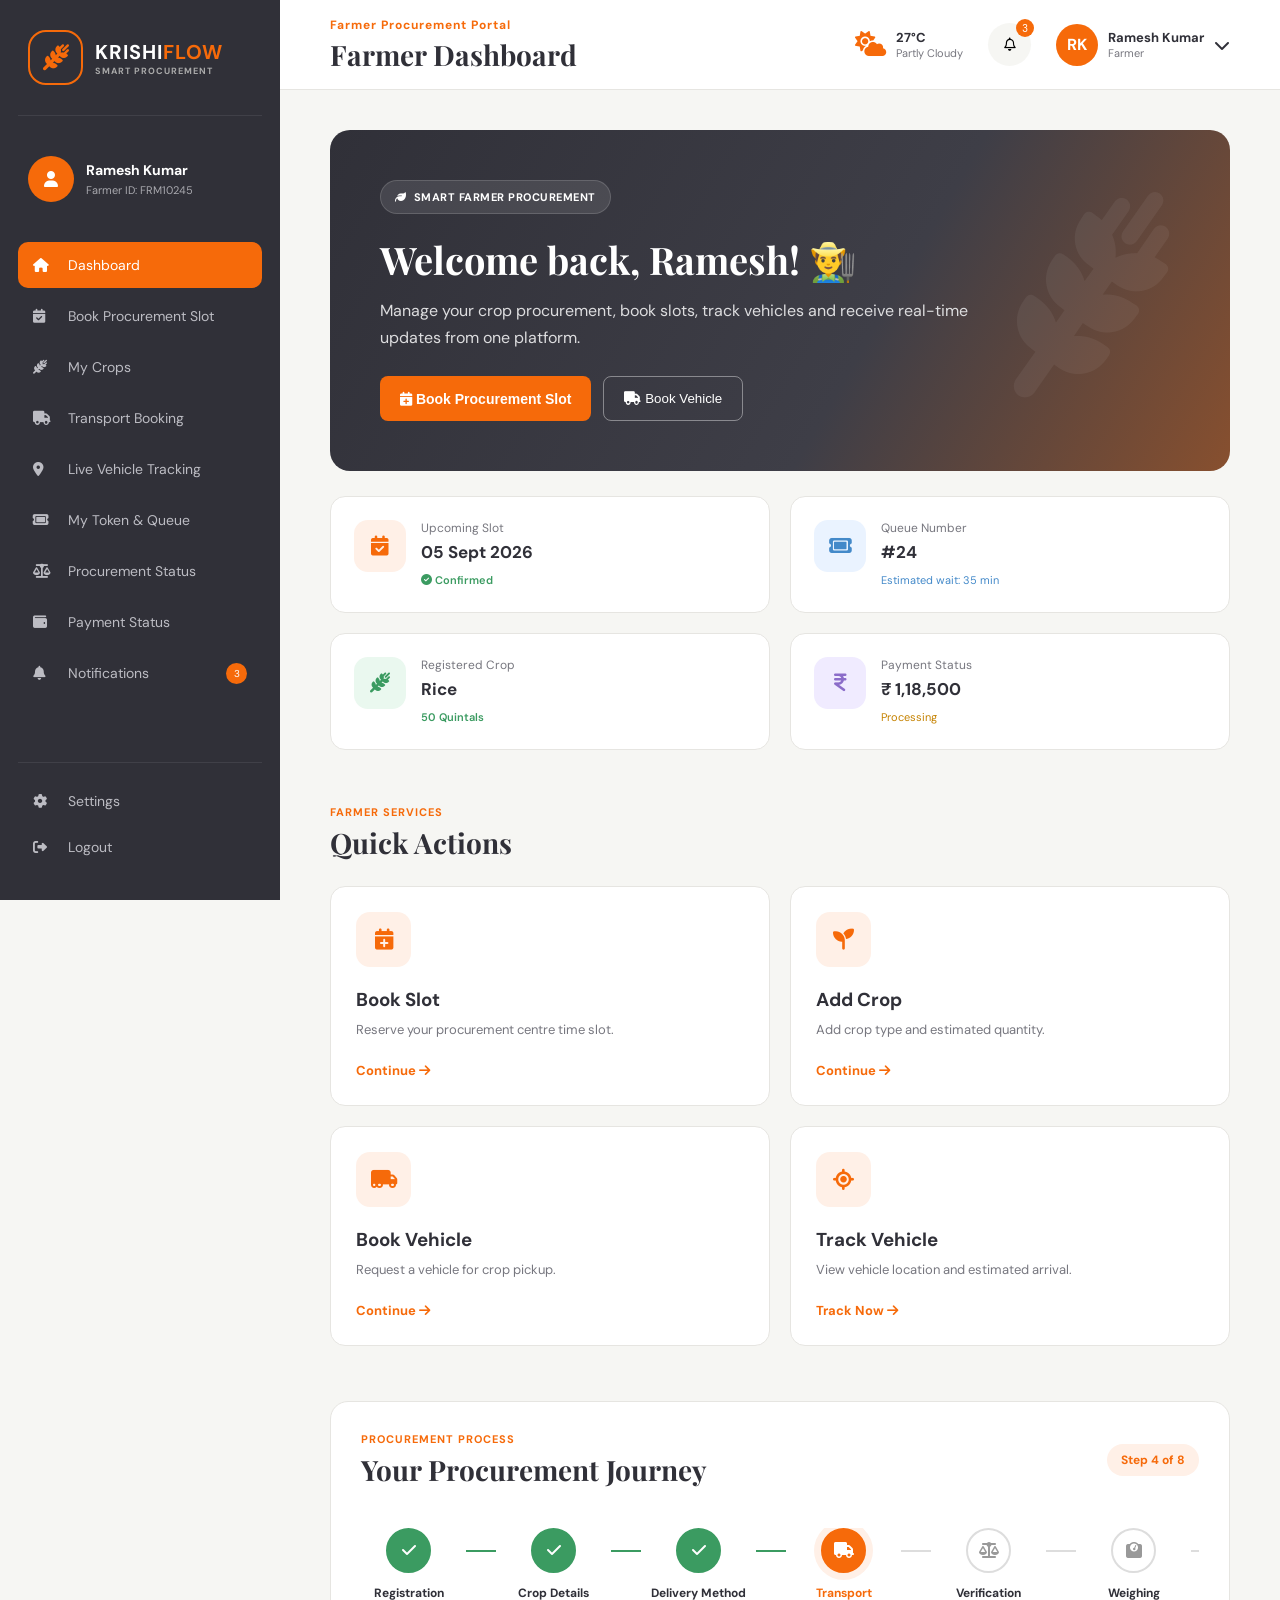
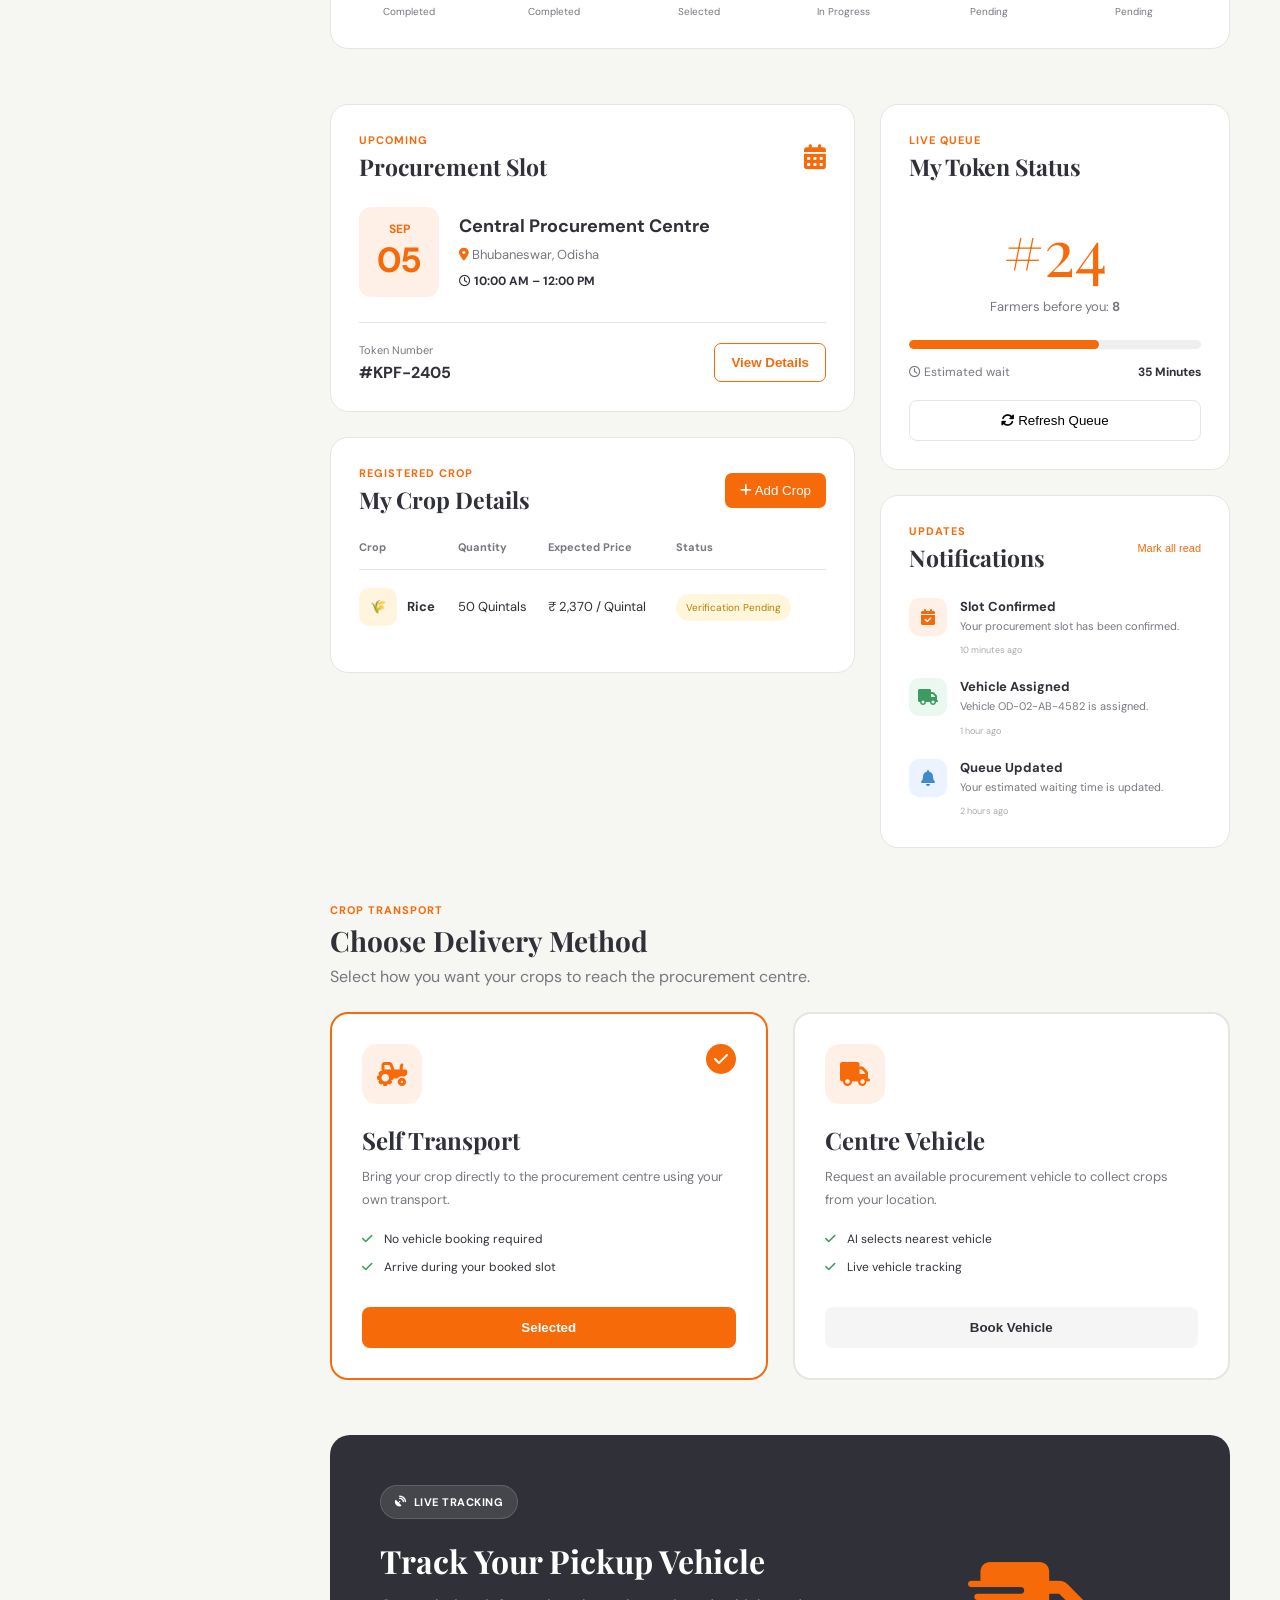
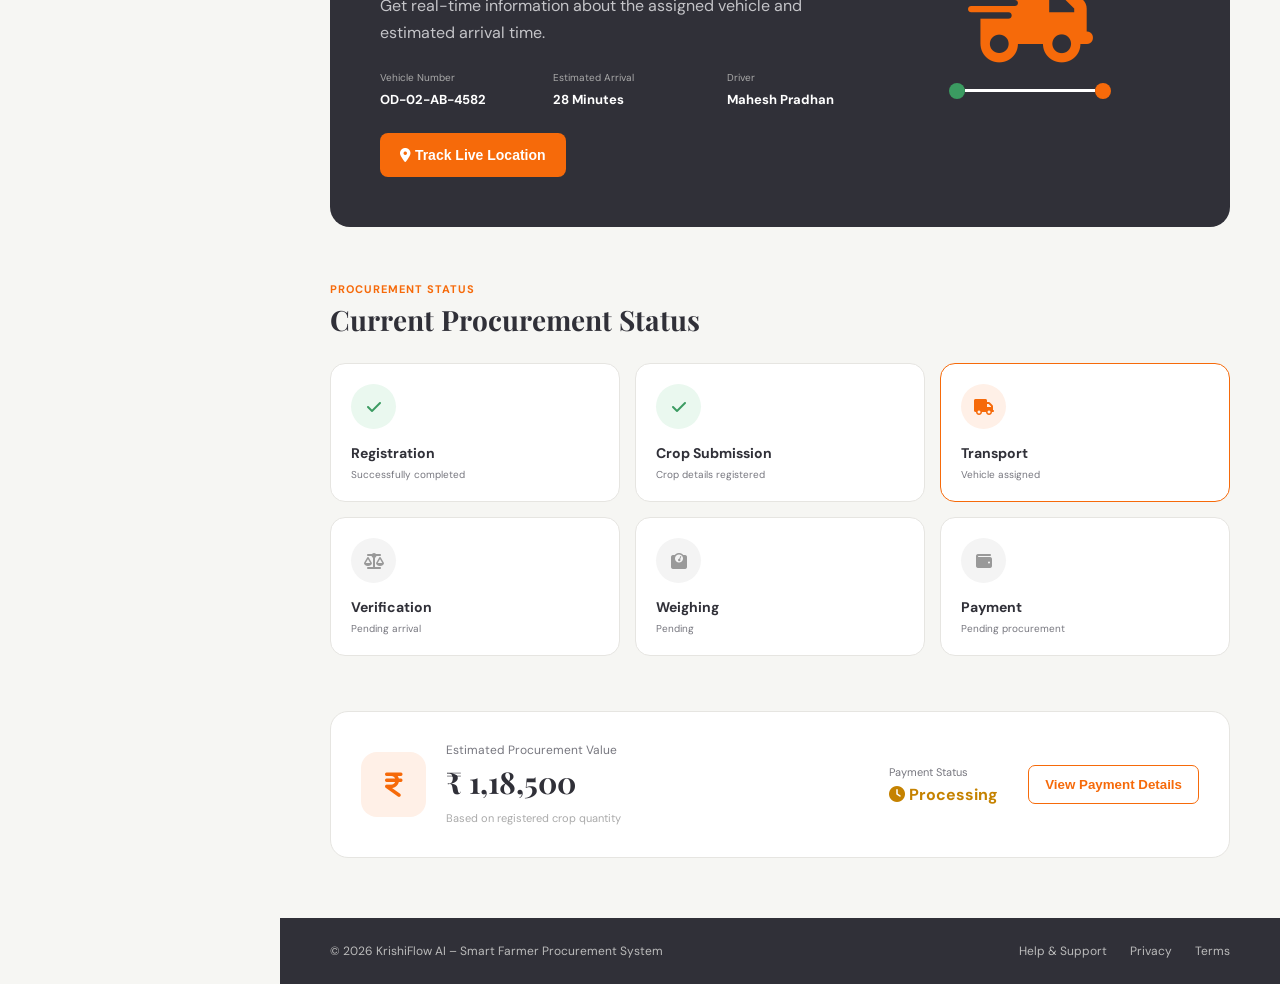
<file: farmer-dashboard/dashboard.html>
<!DOCTYPE html>
<html lang="en">
<head>
    <meta charset="UTF-8">
    <meta name="viewport" content="width=device-width, initial-scale=1.0">

    <title>KrishiFlow AI | Farmer Dashboard</title>

    <link rel="stylesheet" href="dashboard.css">
    <link rel="stylesheet" href="sidebar.css">

    <!-- Font Awesome Icons -->
    <link rel="stylesheet"
        href="https://cdnjs.cloudflare.com/ajax/libs/font-awesome/6.5.1/css/all.min.css">

    <!-- Google Font -->
    <link rel="preconnect" href="https://fonts.googleapis.com">

    <link rel="preconnect"
        href="https://fonts.gstatic.com"
        crossorigin>

    <link href="https://fonts.googleapis.com/css2?family=DM+Sans:wght@400;500;600;700&family=Playfair+Display:wght@600;700&display=swap"
        rel="stylesheet">
</head>


<body>


<!-- =========================
     MOBILE OVERLAY
========================= -->

<div class="overlay" id="overlay"></div>


<!-- =========================
     SIDEBAR
========================= -->

<aside class="sidebar" id="sidebar">


    <!-- LOGO -->

    <div class="logo">

        <div class="logo-icon">
            <i class="fa-solid fa-wheat-awn"></i>
        </div>

        <div>
            <h2>KRISHI<span>FLOW</span></h2>
            <p>SMART PROCUREMENT</p>
        </div>

    </div>


    <!-- FARMER PROFILE -->

    <div class="farmer-profile">

        <div class="profile-avatar">
            <i class="fa-solid fa-user"></i>
        </div>

        <div>
            <h4>Ramesh Kumar</h4>
            <p>Farmer ID: FRM10245</p>
        </div>

    </div>


    <!-- NAVIGATION -->

    <nav class="sidebar-menu">


        <a href="dashboard.html" class="menu-item active" data-page="dashboard">

            <i class="fa-solid fa-house"></i>

            <span>Dashboard</span>

        </a>


        <a href="#slot" class="menu-item">

            <i class="fa-solid fa-calendar-check"></i>

            <span>Book Procurement Slot</span>

        </a>


        <a href="#crops" class="menu-item">

            <i class="fa-solid fa-wheat-awn"></i>

            <span>My Crops</span>

        </a>


        <a href="#transport" class="menu-item">

            <i class="fa-solid fa-truck"></i>

            <span>Transport Booking</span>

        </a>


        <a href="#tracking" class="menu-item">

            <i class="fa-solid fa-location-dot"></i>

            <span>Live Vehicle Tracking</span>

        </a>


        <a href="#queue" class="menu-item">

            <i class="fa-solid fa-ticket"></i>

            <span>My Token & Queue</span>

        </a>


        <a href="#procurement" class="menu-item">

            <i class="fa-solid fa-scale-balanced"></i>

            <span>Procurement Status</span>

        </a>


        <a href="#payment" class="menu-item">

            <i class="fa-solid fa-wallet"></i>

            <span>Payment Status</span>

        </a>


        <a href="#notifications" class="menu-item">

            <i class="fa-solid fa-bell"></i>

            <span>Notifications</span>

            <span class="notification-count">3</span>

        </a>


    </nav>


    <!-- SIDEBAR BOTTOM -->

    <div class="sidebar-bottom">


        <a href="f-setting.html" class="menu-item">

            <i class="fa-solid fa-gear"></i>

            <span>Settings</span>

        </a>


        <a href="../farmer-login/f-login.html" class="menu-item logout">

            <i class="fa-solid fa-right-from-bracket"></i>

            <span>Logout</span>

        </a>


    </div>


</aside>



<!-- =========================
     MAIN CONTENT
========================= -->

<main class="main-content">


    <!-- =====================
         TOP NAVBAR
    ====================== -->

    <header class="topbar">


        <div class="topbar-left">

            <button class="mobile-menu-btn" id="menuBtn">

                <i class="fa-solid fa-bars"></i>

            </button>


            <div>

                <p class="welcome-small">Farmer Procurement Portal</p>

                <h1>Farmer Dashboard</h1>

            </div>

        </div>


        <div class="topbar-right">


            <div class="weather">

                <i class="fa-solid fa-cloud-sun"></i>

                <div>

                    <strong>27°C</strong>

                    <span>Partly Cloudy</span>

                </div>

            </div>


            <button class="notification-btn">

                <i class="fa-regular fa-bell"></i>

                <span>3</span>

            </button>


            <div class="top-profile">

                <div class="top-avatar">
                    RK
                </div>

                <div class="profile-name">

                    <strong>Ramesh Kumar</strong>

                    <small>Farmer</small>

                </div>

                <i class="fa-solid fa-chevron-down"></i>

            </div>


        </div>


    </header>



    <!-- =====================
         DASHBOARD CONTENT
    ====================== -->

    <div class="dashboard-container">


        <!-- WELCOME SECTION -->

        <section class="welcome-banner">


            <div class="welcome-content">

                <span class="badge">

                    <i class="fa-solid fa-leaf"></i>

                    SMART FARMER PROCUREMENT

                </span>


                <h2>
                    Welcome back, Ramesh! 👨‍🌾
                </h2>


                <p>

                    Manage your crop procurement, book slots,
                    track vehicles and receive real-time updates
                    from one platform.

                </p>


                <div class="welcome-buttons">

                    <button class="primary-btn"
                        onclick="scrollToSection('slot')">

                        <i class="fa-solid fa-calendar-plus"></i>

                        Book Procurement Slot

                    </button>


                    <button class="outline-btn"
                        onclick="scrollToSection('transport')">

                        <i class="fa-solid fa-truck"></i>

                        Book Vehicle

                    </button>

                </div>

            </div>


            <div class="welcome-icon">

                <i class="fa-solid fa-wheat-awn"></i>

            </div>


        </section>



        <!-- =====================
             STATUS CARDS
        ====================== -->

        <section class="stats-grid">


            <!-- CARD 1 -->

            <div class="stat-card">

                <div class="stat-icon orange">

                    <i class="fa-solid fa-calendar-check"></i>

                </div>

                <div>

                    <p>Upcoming Slot</p>

                    <h3>05 Sept 2026</h3>

                    <span class="status-success">

                        <i class="fa-solid fa-circle-check"></i>

                        Confirmed

                    </span>

                </div>

            </div>



            <!-- CARD 2 -->

            <div class="stat-card">

                <div class="stat-icon blue">

                    <i class="fa-solid fa-ticket"></i>

                </div>

                <div>

                    <p>Queue Number</p>

                    <h3>#24</h3>

                    <span class="status-info">

                        Estimated wait: 35 min

                    </span>

                </div>

            </div>



            <!-- CARD 3 -->

            <div class="stat-card">

                <div class="stat-icon green">

                    <i class="fa-solid fa-wheat-awn"></i>

                </div>

                <div>

                    <p>Registered Crop</p>

                    <h3>Rice</h3>

                    <span class="status-success">

                        50 Quintals

                    </span>

                </div>

            </div>



            <!-- CARD 4 -->

            <div class="stat-card">

                <div class="stat-icon purple">

                    <i class="fa-solid fa-indian-rupee-sign"></i>

                </div>

                <div>

                    <p>Payment Status</p>

                    <h3>₹ 1,18,500</h3>

                    <span class="status-warning">

                        Processing

                    </span>

                </div>

            </div>


        </section>



        <!-- =====================
             QUICK ACTIONS
        ====================== -->

        <section class="section-block">

            <div class="section-heading">

                <div>

                    <p class="section-label">
                        FARMER SERVICES
                    </p>

                    <h2>Quick Actions</h2>

                </div>

            </div>


            <div class="quick-actions-grid">


                <div class="quick-card"
                    onclick="scrollToSection('slot')">

                    <div class="quick-icon">

                        <i class="fa-solid fa-calendar-plus"></i>

                    </div>

                    <h3>Book Slot</h3>

                    <p>
                        Reserve your procurement centre time slot.
                    </p>

                    <span>
                        Continue
                        <i class="fa-solid fa-arrow-right"></i>
                    </span>

                </div>



                <div class="quick-card"
                    onclick="scrollToSection('crops')">

                    <div class="quick-icon">

                        <i class="fa-solid fa-seedling"></i>

                    </div>

                    <h3>Add Crop</h3>

                    <p>
                        Add crop type and estimated quantity.
                    </p>

                    <span>
                        Continue
                        <i class="fa-solid fa-arrow-right"></i>
                    </span>

                </div>



                <div class="quick-card"
                    onclick="scrollToSection('transport')">

                    <div class="quick-icon">

                        <i class="fa-solid fa-truck-moving"></i>

                    </div>

                    <h3>Book Vehicle</h3>

                    <p>
                        Request a vehicle for crop pickup.
                    </p>

                    <span>
                        Continue
                        <i class="fa-solid fa-arrow-right"></i>
                    </span>

                </div>



                <div class="quick-card"
                    onclick="scrollToSection('tracking')">

                    <div class="quick-icon">

                        <i class="fa-solid fa-location-crosshairs"></i>

                    </div>

                    <h3>Track Vehicle</h3>

                    <p>
                        View vehicle location and estimated arrival.
                    </p>

                    <span>
                        Track Now
                        <i class="fa-solid fa-arrow-right"></i>
                    </span>

                </div>


            </div>

        </section>



        <!-- =====================
             PROCUREMENT JOURNEY
        ====================== -->

        <section class="section-block journey-section">


            <div class="section-heading">

                <div>

                    <p class="section-label">
                        PROCUREMENT PROCESS
                    </p>

                    <h2>Your Procurement Journey</h2>

                </div>

                <span class="process-badge">

                    Step 4 of 8

                </span>

            </div>



            <div class="journey-container">


                <div class="journey-step completed">

                    <div class="journey-circle">

                        <i class="fa-solid fa-check"></i>

                    </div>

                    <h4>Registration</h4>

                    <p>Completed</p>

                </div>


                <div class="journey-line completed-line"></div>


                <div class="journey-step completed">

                    <div class="journey-circle">

                        <i class="fa-solid fa-check"></i>

                    </div>

                    <h4>Crop Details</h4>

                    <p>Completed</p>

                </div>


                <div class="journey-line completed-line"></div>


                <div class="journey-step completed">

                    <div class="journey-circle">

                        <i class="fa-solid fa-check"></i>

                    </div>

                    <h4>Delivery Method</h4>

                    <p>Selected</p>

                </div>


                <div class="journey-line completed-line"></div>


                <div class="journey-step active-step">

                    <div class="journey-circle">

                        <i class="fa-solid fa-truck"></i>

                    </div>

                    <h4>Transport</h4>

                    <p>In Progress</p>

                </div>


                <div class="journey-line"></div>


                <div class="journey-step">

                    <div class="journey-circle">

                        <i class="fa-solid fa-scale-balanced"></i>

                    </div>

                    <h4>Verification</h4>

                    <p>Pending</p>

                </div>


                <div class="journey-line"></div>


                <div class="journey-step">

                    <div class="journey-circle">

                        <i class="fa-solid fa-weight-scale"></i>

                    </div>

                    <h4>Weighing</h4>

                    <p>Pending</p>

                </div>


                <div class="journey-line"></div>


                <div class="journey-step">

                    <div class="journey-circle">

                        <i class="fa-solid fa-box"></i>

                    </div>

                    <h4>Procurement</h4>

                    <p>Pending</p>

                </div>


                <div class="journey-line"></div>


                <div class="journey-step">

                    <div class="journey-circle">

                        <i class="fa-solid fa-indian-rupee-sign"></i>

                    </div>

                    <h4>Payment</h4>

                    <p>Pending</p>

                </div>


            </div>


        </section>



        <!-- =====================
             MAIN TWO COLUMN
        ====================== -->

        <section class="two-column-layout">


            <!-- LEFT -->

            <div class="left-column">


                <!-- UPCOMING PROCUREMENT -->

                <div class="dashboard-card" id="slot">


                    <div class="card-header">

                        <div>

                            <p class="section-label">
                                UPCOMING
                            </p>

                            <h2>Procurement Slot</h2>

                        </div>

                        <i class="fa-solid fa-calendar-days card-header-icon"></i>

                    </div>


                    <div class="slot-info">


                        <div class="slot-date">

                            <span>SEP</span>

                            <strong>05</strong>

                        </div>


                        <div class="slot-details">

                            <h3>
                                Central Procurement Centre
                            </h3>

                            <p>

                                <i class="fa-solid fa-location-dot"></i>

                                Bhubaneswar, Odisha

                            </p>


                            <div class="slot-time">

                                <i class="fa-regular fa-clock"></i>

                                10:00 AM – 12:00 PM

                            </div>

                        </div>


                    </div>


                    <div class="slot-footer">

                        <div>

                            <span>Token Number</span>

                            <strong>#KPF-2405</strong>

                        </div>


                        <button class="secondary-btn"
                            onclick="showMessage('Slot details opened successfully!')">

                            View Details

                        </button>

                    </div>


                </div>



                <!-- CROP DETAILS -->

                <div class="dashboard-card" id="crops">


                    <div class="card-header">

                        <div>

                            <p class="section-label">
                                REGISTERED CROP
                            </p>

                            <h2>My Crop Details</h2>

                        </div>


                        <button class="small-orange-btn"
                            onclick="showCropForm()">

                            <i class="fa-solid fa-plus"></i>

                            Add Crop

                        </button>

                    </div>


                    <div class="crop-table-wrapper">


                        <table class="crop-table">


                            <thead>

                                <tr>

                                    <th>Crop</th>

                                    <th>Quantity</th>

                                    <th>Expected Price</th>

                                    <th>Status</th>

                                </tr>

                            </thead>


                            <tbody>

                                <tr>

                                    <td>

                                        <div class="crop-name">

                                            <div class="crop-icon">
                                                🌾
                                            </div>

                                            Rice

                                        </div>

                                    </td>

                                    <td>50 Quintals</td>

                                    <td>₹ 2,370 / Quintal</td>

                                    <td>

                                        <span class="table-status pending">

                                            Verification Pending

                                        </span>

                                    </td>

                                </tr>

                            </tbody>


                        </table>


                    </div>


                </div>


            </div>



            <!-- RIGHT -->

            <div class="right-column">


                <!-- QUEUE -->

                <div class="dashboard-card" id="queue">


                    <div class="card-header">

                        <div>

                            <p class="section-label">
                                LIVE QUEUE
                            </p>

                            <h2>My Token Status</h2>

                        </div>

                    </div>


                    <div class="queue-number">

                        #24

                    </div>


                    <p class="queue-text">

                        Farmers before you:
                        <strong>8</strong>

                    </p>


                    <div class="queue-progress">

                        <div class="queue-progress-bar"></div>

                    </div>


                    <div class="queue-info-row">

                        <span>

                            <i class="fa-regular fa-clock"></i>

                            Estimated wait

                        </span>

                        <strong>35 Minutes</strong>

                    </div>


                    <button class="full-outline-btn">

                        <i class="fa-solid fa-rotate"></i>

                        Refresh Queue

                    </button>


                </div>



                <!-- NOTIFICATIONS -->

                <div class="dashboard-card" id="notifications">


                    <div class="card-header">

                        <div>

                            <p class="section-label">
                                UPDATES
                            </p>

                            <h2>Notifications</h2>

                        </div>


                        <button class="text-btn">

                            Mark all read

                        </button>

                    </div>


                    <div class="notification-list">


                        <div class="notification-item unread">

                            <div class="notification-icon orange">

                                <i class="fa-solid fa-calendar-check"></i>

                            </div>

                            <div>

                                <h4>Slot Confirmed</h4>

                                <p>

                                    Your procurement slot has been confirmed.

                                </p>

                                <small>10 minutes ago</small>

                            </div>

                        </div>



                        <div class="notification-item">

                            <div class="notification-icon green">

                                <i class="fa-solid fa-truck"></i>

                            </div>

                            <div>

                                <h4>Vehicle Assigned</h4>

                                <p>

                                    Vehicle OD-02-AB-4582 is assigned.

                                </p>

                                <small>1 hour ago</small>

                            </div>

                        </div>



                        <div class="notification-item">

                            <div class="notification-icon blue">

                                <i class="fa-solid fa-bell"></i>

                            </div>

                            <div>

                                <h4>Queue Updated</h4>

                                <p>

                                    Your estimated waiting time is updated.

                                </p>

                                <small>2 hours ago</small>

                            </div>

                        </div>


                    </div>


                </div>


            </div>


        </section>



        <!-- =====================
             TRANSPORT
        ====================== -->

        <section class="transport-section" id="transport">


            <div class="section-heading">

                <div>

                    <p class="section-label">
                        CROP TRANSPORT
                    </p>

                    <h2>Choose Delivery Method</h2>

                    <p class="section-description">

                        Select how you want your crops to reach
                        the procurement centre.

                    </p>

                </div>

            </div>



            <div class="delivery-options">


                <!-- SELF TRANSPORT -->

                <div class="delivery-card selected"
                    id="selfTransport">


                    <div class="delivery-top">

                        <div class="delivery-icon">

                            <i class="fa-solid fa-tractor"></i>

                        </div>

                        <div class="selected-check">

                            <i class="fa-solid fa-check"></i>

                        </div>

                    </div>


                    <h3>Self Transport</h3>

                    <p>

                        Bring your crop directly to the procurement
                        centre using your own transport.

                    </p>


                    <ul>

                        <li>

                            <i class="fa-solid fa-check"></i>

                            No vehicle booking required

                        </li>

                        <li>

                            <i class="fa-solid fa-check"></i>

                            Arrive during your booked slot

                        </li>

                    </ul>


                    <button class="delivery-btn"
                        onclick="selectDelivery('self')">

                        Selected

                    </button>


                </div>



                <!-- VEHICLE -->

                <div class="delivery-card"
                    id="vehicleTransport">


                    <div class="delivery-top">

                        <div class="delivery-icon">

                            <i class="fa-solid fa-truck"></i>

                        </div>

                    </div>


                    <h3>Centre Vehicle</h3>

                    <p>

                        Request an available procurement vehicle
                        to collect crops from your location.

                    </p>


                    <ul>

                        <li>

                            <i class="fa-solid fa-check"></i>

                            AI selects nearest vehicle

                        </li>

                        <li>

                            <i class="fa-solid fa-check"></i>

                            Live vehicle tracking

                        </li>

                    </ul>


                    <button class="delivery-btn light-btn"
                        onclick="selectDelivery('vehicle')">

                        Book Vehicle

                    </button>


                </div>


            </div>


        </section>



        <!-- =====================
             LIVE TRACKING
        ====================== -->

        <section class="tracking-section" id="tracking">


            <div class="tracking-card">


                <div class="tracking-content">


                    <span class="badge">

                        <i class="fa-solid fa-satellite-dish"></i>

                        LIVE TRACKING

                    </span>


                    <h2>Track Your Pickup Vehicle</h2>


                    <p>

                        Get real-time information about the
                        assigned vehicle and estimated arrival time.

                    </p>


                    <div class="tracking-details">


                        <div>

                            <span>Vehicle Number</span>

                            <strong>OD-02-AB-4582</strong>

                        </div>


                        <div>

                            <span>Estimated Arrival</span>

                            <strong>28 Minutes</strong>

                        </div>


                        <div>

                            <span>Driver</span>

                            <strong>Mahesh Pradhan</strong>

                        </div>


                    </div>


                    <button class="primary-btn"
                        onclick="showMessage('Opening live vehicle tracking...')">

                        <i class="fa-solid fa-location-dot"></i>

                        Track Live Location

                    </button>


                </div>


                <div class="tracking-visual">


                    <i class="fa-solid fa-truck-fast"></i>


                    <div class="tracking-route">

                        <span class="route-start"></span>

                        <span class="route-line"></span>

                        <span class="route-end"></span>

                    </div>


                </div>


            </div>


        </section>



        <!-- =====================
             PROCUREMENT STATUS
        ====================== -->

        <section class="section-block" id="procurement">


            <div class="section-heading">

                <div>

                    <p class="section-label">
                        PROCUREMENT STATUS
                    </p>

                    <h2>Current Procurement Status</h2>

                </div>

            </div>


            <div class="status-grid">


                <div class="status-card completed-status">

                    <div>

                        <i class="fa-solid fa-check"></i>

                    </div>

                    <h3>Registration</h3>

                    <p>Successfully completed</p>

                </div>


                <div class="status-card completed-status">

                    <div>

                        <i class="fa-solid fa-check"></i>

                    </div>

                    <h3>Crop Submission</h3>

                    <p>Crop details registered</p>

                </div>


                <div class="status-card active-status">

                    <div>

                        <i class="fa-solid fa-truck"></i>

                    </div>

                    <h3>Transport</h3>

                    <p>Vehicle assigned</p>

                </div>


                <div class="status-card">

                    <div>

                        <i class="fa-solid fa-scale-balanced"></i>

                    </div>

                    <h3>Verification</h3>

                    <p>Pending arrival</p>

                </div>


                <div class="status-card">

                    <div>

                        <i class="fa-solid fa-weight-scale"></i>

                    </div>

                    <h3>Weighing</h3>

                    <p>Pending</p>

                </div>


                <div class="status-card">

                    <div>

                        <i class="fa-solid fa-wallet"></i>

                    </div>

                    <h3>Payment</h3>

                    <p>Pending procurement</p>

                </div>


            </div>


        </section>



        <!-- =====================
             PAYMENT
        ====================== -->

        <section class="payment-card" id="payment">


            <div class="payment-left">


                <div class="payment-icon">

                    <i class="fa-solid fa-indian-rupee-sign"></i>

                </div>


                <div>

                    <p>Estimated Procurement Value</p>

                    <h2>₹ 1,18,500</h2>

                    <span>

                        Based on registered crop quantity

                    </span>

                </div>


            </div>


            <div class="payment-right">


                <div>

                    <span>Payment Status</span>

                    <strong class="processing">

                        <i class="fa-solid fa-clock"></i>

                        Processing

                    </strong>

                </div>


                <button class="secondary-btn"
                    onclick="showMessage('Payment details opened!')">

                    View Payment Details

                </button>


            </div>


        </section>


    </div>


    <!-- FOOTER -->

    <footer class="dashboard-footer">

        <div>

            © 2026 KrishiFlow AI – Smart Farmer Procurement System

        </div>

        <div>

            <a href="#">Help & Support</a>

            <a href="#">Privacy</a>

            <a href="#">Terms</a>

        </div>

    </footer>


</main>



<!-- =========================
     TOAST MESSAGE
========================= -->

<div class="toast" id="toast">

    <i class="fa-solid fa-circle-check"></i>

    <span id="toastMessage">
        Action completed successfully!
    </span>

</div>



<!-- =========================
     ADD CROP MODAL
========================= -->

<div class="modal" id="cropModal">


    <div class="modal-box">


        <button class="close-modal"
            onclick="closeCropForm()">

            <i class="fa-solid fa-xmark"></i>

        </button>


        <h2>Add Crop Details</h2>

        <p>
            Enter your crop information for procurement.
        </p>


        <form id="cropForm">


            <div class="form-group">

                <label>Crop Name</label>

                <select id="cropName">

                    <option>Rice</option>

                    <option>Wheat</option>

                    <option>Maize</option>

                    <option>Millet</option>

                </select>

            </div>


            <div class="form-group">

                <label>Quantity (Quintals)</label>

                <input
                    type="number"
                    id="cropQuantity"
                    placeholder="Enter quantity"
                    required>

            </div>


            <div class="form-group">

                <label>Expected Procurement Centre</label>

                <input
                    type="text"
                    placeholder="Enter procurement centre"
                    required>

            </div>


            <button type="submit"
                class="primary-btn modal-submit">

                Submit Crop Details

            </button>


        </form>


    </div>


</div>


<script src="dashboard.js"></script>


</body>
</html>
</file>
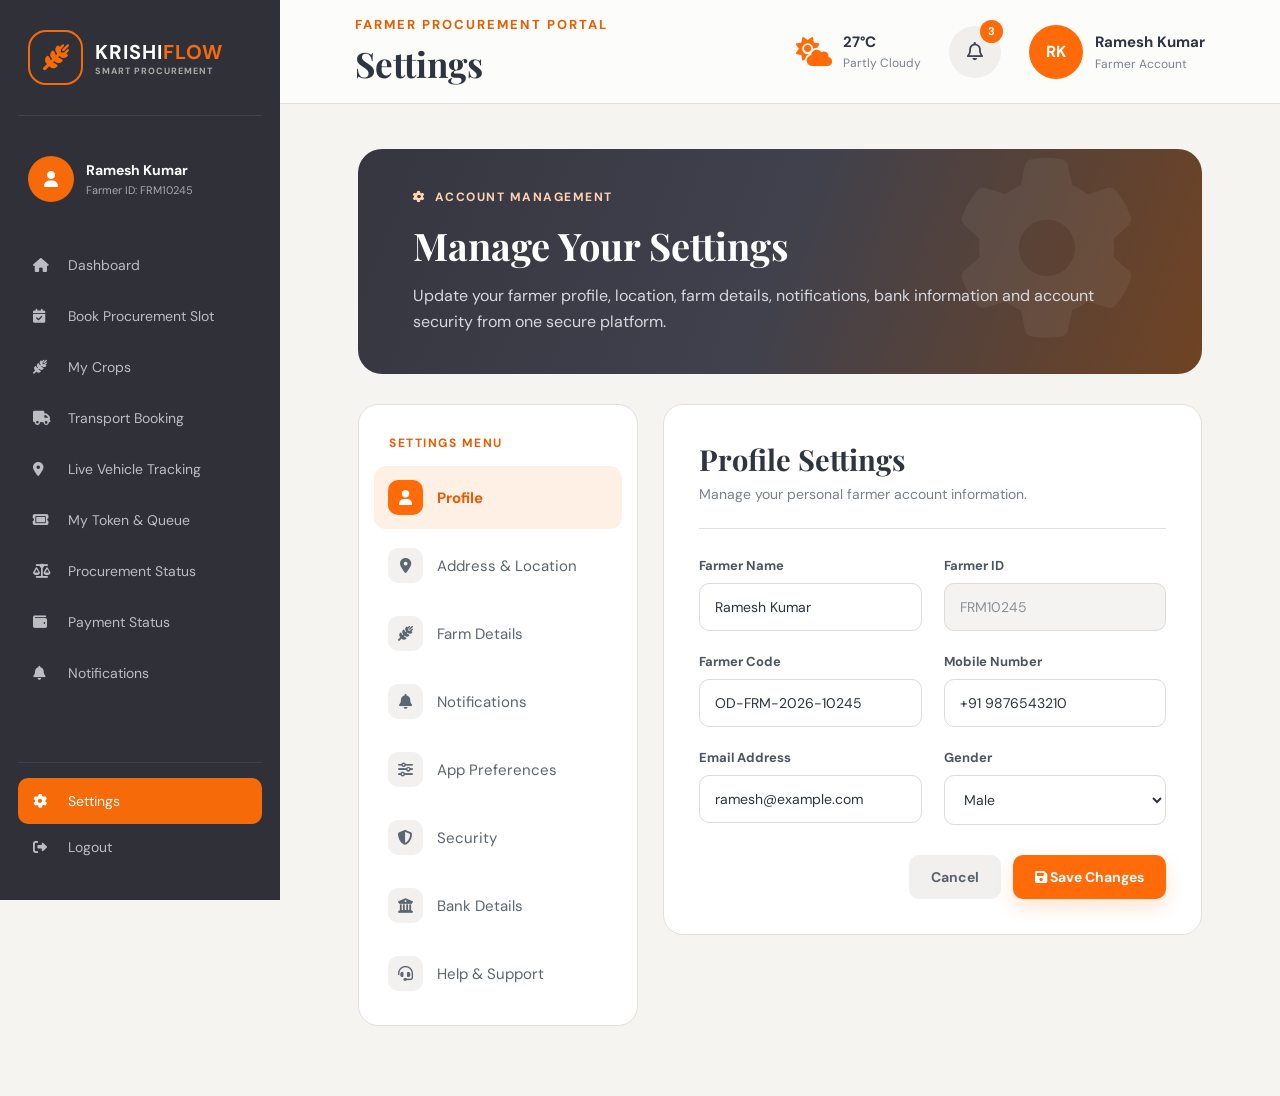
<file: farmer-dashboard/f-setting.html>
<!DOCTYPE html>
<html lang="en">
<head>
  <meta charset="UTF-8" />
  <meta name="viewport" content="width=device-width, initial-scale=1.0" />

  <title>Settings | Farmer Procurement Portal</title>

  <!-- GOOGLE FONTS -->
  <link rel="preconnect" href="https://fonts.googleapis.com">
  <link rel="preconnect" href="https://fonts.gstatic.com" crossorigin>

  <link
    href="https://fonts.googleapis.com/css2?family=DM+Sans:wght@400;500;600;700&family=Playfair+Display:wght@600;700&display=swap"
    rel="stylesheet"
  >

  <!-- FONT AWESOME -->
  <link
    rel="stylesheet"
    href="https://cdnjs.cloudflare.com/ajax/libs/font-awesome/6.5.2/css/all.min.css"
  >

  <style>

    /* =========================
       GLOBAL
    ========================= */

    * {
      margin: 0;
      padding: 0;
      box-sizing: border-box;
    }

    :root {
      --primary: #ff6b08;
      --primary-dark: #e85c00;
      --sidebar: #353640;
      --background: #f5f4f1;
      --white: #ffffff;
      --text: #2e3540;
      --muted: #7a818c;
      --border: #e2e0dc;
      --green: #3f8f66;
      --blue: #3978aa;
      --purple: #7565a7;
    }

    body {
      font-family: "DM Sans", sans-serif;
      background: var(--background);
      color: var(--text);
    }

    button,
    input,
    select,
    textarea {
      font-family: inherit;
    }


    /* =========================
       APP LAYOUT
    ========================= */

    .app {
      display: flex;
      min-height: 100vh;
    }


    /* =========================
       SIDEBAR
    ========================= */

    .sidebar {
      width: 310px;
      height: 100vh;
      position: fixed;
      top: 0;
      left: 0;

      background: var(--sidebar);
      color: white;

      padding: 20px;
      overflow-y: auto;

      z-index: 100;
    }

    .profile-box {
      display: flex;
      align-items: center;
      gap: 15px;

      padding: 42px 12px 38px;
      border-bottom: 1px solid rgba(255,255,255,.08);
    }

    .avatar {
      width: 55px;
      height: 55px;

      border-radius: 50%;
      background: var(--primary);

      display: flex;
      align-items: center;
      justify-content: center;

      font-size: 21px;
      color: white;

      box-shadow: 0 8px 20px rgba(255,107,8,.25);
    }

    .profile-info h3 {
      font-size: 16px;
      margin-bottom: 6px;
      font-weight: 700;
    }

    .profile-info p {
      color: #b8bbc4;
      font-size: 12px;
    }


    /* =========================
       SIDEBAR NAVIGATION
    ========================= */

    .nav {
      padding-top: 24px;
    }

    .nav a {
      text-decoration: none;

      display: flex;
      align-items: center;
      gap: 18px;

      padding: 16px 17px;
      margin-bottom: 7px;

      border-radius: 12px;

      color: #c6c9d0;
      font-size: 16px;

      transition: .25s ease;
    }

    .nav a:hover {
      background: rgba(255,255,255,.07);
      color: white;
    }

    .nav a.active {
      color: white;

      background: linear-gradient(
        90deg,
        #ff8a1e,
        #ff6500
      );

      box-shadow: 0 8px 20px rgba(255,107,8,.2);
    }

    .nav .icon {
      width: 25px;
      display: flex;
      justify-content: center;
      align-items: center;
    }

    .nav .icon i {
      font-size: 17px;
      width: 22px;
      text-align: center;
    }

    .nav-divider {
      height: 1px;
      background: rgba(255,255,255,.08);
      margin: 14px 0 18px;
    }


    /* =========================
       MAIN
    ========================= */

    .main {
      width: calc(100% - 280px);
      margin-left: 280px;
      min-height: 100vh;
    }


    /* =========================
       TOPBAR
    ========================= */

    .topbar {
      height: 104px;

      background: rgba(255,255,255,.72);
      border-bottom: 1px solid var(--border);

      display: flex;
      align-items: center;
      justify-content: space-between;

      padding: 0 75px;
    }

    .portal-label {
      color: var(--primary-dark);

      font-size: 13px;
      font-weight: 700;

      letter-spacing: 2px;

      margin-bottom: 7px;
    }

    .page-title {
      font-family: "Playfair Display", serif;

      font-size: 35px;
      color: var(--text);
    }

    .top-right {
      display: flex;
      align-items: center;
      gap: 28px;
    }


    /* WEATHER */

    .weather {
      display: flex;
      align-items: center;
      gap: 11px;
    }

    .weather-icon {
      color: var(--primary);
    }

    .weather-icon i {
      font-size: 29px;
    }

    .weather h4 {
      font-size: 15px;
    }

    .weather p {
      font-size: 12px;
      color: var(--muted);
      margin-top: 3px;
    }


    /* NOTIFICATION */

    .notification {
      width: 52px;
      height: 52px;

      border-radius: 50%;

      background: #f0efec;

      display: flex;
      align-items: center;
      justify-content: center;

      position: relative;
    }

    .notification i {
      font-size: 18px;
      color: #3f4650;
    }

    .notification span {
      position: absolute;

      top: -6px;
      right: -2px;

      width: 23px;
      height: 23px;

      border-radius: 50%;

      background: var(--primary);
      color: white;

      display: flex;
      align-items: center;
      justify-content: center;

      font-size: 11px;
      font-weight: 700;
    }


    /* TOP USER */

    .top-user {
      display: flex;
      align-items: center;
      gap: 12px;
    }

    .top-avatar {
      width: 54px;
      height: 54px;

      border-radius: 50%;

      background: var(--primary);
      color: white;

      display: flex;
      align-items: center;
      justify-content: center;

      font-weight: 700;
    }

    .top-user h4 {
      font-size: 15px;
    }

    .top-user p {
      font-size: 12px;
      color: var(--muted);
      margin-top: 4px;
    }


    /* =========================
       CONTENT
    ========================= */

    .content {
      padding: 45px 78px 70px;
    }


    /* =========================
       SETTINGS BANNER
    ========================= */

    .settings-banner {
      position: relative;
      overflow: hidden;

      padding: 40px 55px;

      border-radius: 24px;

      background:
        linear-gradient(
          110deg,
          #353640,
          #40414c,
          #704323
        );

      color: white;

      margin-bottom: 30px;
    }

    .settings-banner::after {
      content: "\f013";

      font-family: "Font Awesome 6 Free";
      font-weight: 900;

      position: absolute;

      right: 65px;
      top: 5px;

      font-size: 180px;

      color: rgba(255,255,255,.06);
    }

    .banner-tag {
      display: flex;
      align-items: center;
      gap: 8px;

      font-size: 12px;
      font-weight: 700;

      letter-spacing: 1.5px;

      color: #ffd2b2;

      margin-bottom: 15px;
    }

    .settings-banner h2 {
      font-family: "Playfair Display", serif;

      font-size: 38px;

      margin-bottom: 12px;
    }

    .settings-banner p {
      max-width: 700px;

      color: #d6d8df;

      font-size: 16px;
      line-height: 1.6;
    }


    /* =========================
       SETTINGS LAYOUT
    ========================= */

    .settings-layout {
      display: grid;

      grid-template-columns: 280px 1fr;

      gap: 25px;
      align-items: start;
    }


    /* =========================
       SETTINGS MENU
    ========================= */

    .settings-menu {
      background: white;

      border: 1px solid var(--border);
      border-radius: 20px;

      padding: 15px;

      height: fit-content;
    }

    .settings-menu-title {
      padding: 15px;

      font-size: 12px;
      font-weight: 700;

      letter-spacing: 1.5px;

      color: var(--primary-dark);
    }

    .setting-tab {
      width: 100%;

      border: none;
      outline: none;

      background: transparent;

      display: flex;
      align-items: center;

      gap: 14px;

      padding: 14px;

      border-radius: 12px;

      margin-bottom: 5px;

      color: #5d6570;

      font-size: 15px;

      cursor: pointer;

      text-align: left;

      transition: .25s ease;
    }

    .setting-tab:hover {
      background: #f7f5f2;
    }

    .setting-tab.active {
      background: #fff0e6;
      color: var(--primary-dark);
      font-weight: 700;
    }

    .tab-icon {
      width: 35px;
      height: 35px;

      border-radius: 10px;

      background: #f2f1ef;

      display: flex;
      align-items: center;
      justify-content: center;

      transition: .25s ease;
    }

    .tab-icon i {
      font-size: 15px;
    }

    .setting-tab.active .tab-icon {
      background: var(--primary);
      color: white;
    }


    /* =========================
       SETTINGS PANEL
    ========================= */

    .settings-panel {
      display: none;

      background: white;

      border: 1px solid var(--border);
      border-radius: 20px;

      padding: 35px;

      animation: fadeIn .3s ease;
    }

    .settings-panel.active {
      display: block;
    }

    @keyframes fadeIn {

      from {
        opacity: 0;
        transform: translateY(8px);
      }

      to {
        opacity: 1;
        transform: translateY(0);
      }

    }

    .panel-heading {
      padding-bottom: 25px;
      margin-bottom: 28px;

      border-bottom: 1px solid var(--border);
    }

    .panel-heading h2 {
      font-family: "Playfair Display", serif;

      font-size: 29px;

      margin-bottom: 7px;
    }

    .panel-heading p {
      color: var(--muted);
      font-size: 14px;
    }


    /* =========================
       FORM
    ========================= */

    .form-grid {
      display: grid;

      grid-template-columns: repeat(2, 1fr);

      gap: 22px;
    }

    .form-group {
      display: flex;
      flex-direction: column;

      gap: 9px;
    }

    .form-group.full {
      grid-column: 1 / -1;
    }

    label {
      color: #4d5560;

      font-size: 13px;
      font-weight: 700;
    }

    input,
    select,
    textarea {
      width: 100%;

      border: 1px solid #dddcd8;

      padding: 14px 15px;

      border-radius: 10px;

      background: white;

      outline: none;

      font-size: 14px;

      color: var(--text);

      transition: .25s ease;
    }

    textarea {
      min-height: 110px;
      resize: vertical;
    }

    input:focus,
    select:focus,
    textarea:focus {
      border-color: var(--primary);

      box-shadow:
        0 0 0 3px
        rgba(255,107,8,.09);
    }

    input:disabled {
      background: #f4f3f1;
      color: #8a9098;
      cursor: not-allowed;
    }


    /* =========================
       BUTTONS
    ========================= */

    .save-row {
      margin-top: 30px;

      display: flex;
      justify-content: flex-end;

      gap: 12px;
    }

    .btn {
      border: none;

      padding: 13px 22px;

      border-radius: 10px;

      cursor: pointer;

      font-size: 14px;
      font-weight: 700;

      transition: .25s ease;
    }

    .btn-secondary {
      background: #f1f0ee;
      color: #5b6370;
    }

    .btn-primary {
      background: var(--primary);
      color: white;

      box-shadow:
        0 8px 18px
        rgba(255,107,8,.18);
    }

    .btn-primary:hover {
      background: var(--primary-dark);
      transform: translateY(-1px);
    }


    /* =========================
       NOTIFICATION TOGGLES
    ========================= */

    .toggle-list {
      display: flex;
      flex-direction: column;

      gap: 14px;
    }

    .toggle-item {
      display: flex;
      align-items: center;
      justify-content: space-between;

      padding: 18px;

      border: 1px solid var(--border);
      border-radius: 14px;
    }

    .toggle-info {
      display: flex;
      align-items: center;

      gap: 15px;
    }

    .toggle-icon {
      width: 46px;
      height: 46px;

      border-radius: 12px;

      background: #fff1e8;

      display: flex;
      align-items: center;
      justify-content: center;

      color: var(--primary);
    }

    .toggle-icon i {
      font-size: 18px;
    }

    .toggle-info h4 {
      font-size: 15px;
      margin-bottom: 5px;
    }

    .toggle-info p {
      color: var(--muted);
      font-size: 12px;
    }


    /* SWITCH */

    .switch {
      position: relative;

      width: 50px;
      height: 27px;

      flex-shrink: 0;
    }

    .switch input {
      display: none;
    }

    .slider {
      position: absolute;

      inset: 0;

      border-radius: 30px;

      background: #d5d5d5;

      cursor: pointer;

      transition: .3s;
    }

    .slider::before {
      content: "";

      position: absolute;

      width: 21px;
      height: 21px;

      left: 3px;
      top: 3px;

      border-radius: 50%;

      background: white;

      transition: .3s;
    }

    .switch input:checked + .slider {
      background: var(--primary);
    }

    .switch input:checked + .slider::before {
      transform: translateX(23px);
    }


    /* =========================
       SECURITY
    ========================= */

    .security-card {
      display: flex;
      align-items: center;
      justify-content: space-between;

      gap: 20px;

      padding: 22px;

      border: 1px solid var(--border);
      border-radius: 14px;

      margin-bottom: 16px;
    }

    .security-content {
      display: flex;
      align-items: center;

      gap: 15px;
    }

    .security-icon {
      width: 48px;
      height: 48px;

      border-radius: 12px;

      background: #fff1e8;

      color: var(--primary);

      display: flex;
      align-items: center;
      justify-content: center;

      font-size: 19px;
    }

    .security-card h4 {
      font-size: 16px;
      margin-bottom: 6px;
    }

    .security-card p {
      color: var(--muted);
      font-size: 13px;
    }

    .outline-btn {
      padding: 10px 16px;

      border: 1px solid var(--primary);

      border-radius: 9px;

      background: white;

      color: var(--primary-dark);

      font-weight: 700;

      cursor: pointer;

      transition: .25s ease;
    }

    .outline-btn:hover {
      background: var(--primary);
      color: white;
    }


    /* =========================
       HELP SUPPORT
    ========================= */

    .help-grid {
      display: grid;

      grid-template-columns: repeat(2, 1fr);

      gap: 18px;
    }

    .help-card {
      padding: 24px;

      border: 1px solid var(--border);
      border-radius: 15px;

      transition: .25s ease;
    }

    .help-card:hover {
      transform: translateY(-3px);

      box-shadow:
        0 10px 30px
        rgba(0,0,0,.05);
    }

    .help-icon {
      width: 50px;
      height: 50px;

      border-radius: 13px;

      background: #fff0e5;

      display: flex;
      align-items: center;
      justify-content: center;

      color: var(--primary);

      margin-bottom: 16px;
    }

    .help-icon i {
      font-size: 21px;
    }

    .help-card h3 {
      font-size: 16px;
      margin-bottom: 8px;
    }

    .help-card p {
      color: var(--muted);

      font-size: 13px;

      line-height: 1.6;

      margin-bottom: 15px;
    }

    .help-card button {
      border: none;

      background: transparent;

      color: var(--primary-dark);

      font-size: 13px;
      font-weight: 700;

      cursor: pointer;
    }


    /* =========================
       RESPONSIVE
    ========================= */

    @media (max-width: 1100px) {

      .settings-layout {
        grid-template-columns: 1fr;
      }

      .settings-menu {
        display: grid;
        grid-template-columns: repeat(2, 1fr);
      }

      .settings-menu-title {
        grid-column: 1 / -1;
      }

      .topbar,
      .content {
        padding-left: 35px;
        padding-right: 35px;
      }

    }


    @media (max-width: 800px) {

      .sidebar {
        width: 75px;
        padding: 15px 10px;
      }

      .profile-box {
        justify-content: center;
        padding: 25px 0;
      }

      .profile-info,
      .nav a span:last-child {
        display: none;
      }

      .nav a {
        justify-content: center;
        padding: 17px 5px;
      }

      .main {
        margin-left: 0;
        width: 100%;
      }

      .topbar {
        height: auto;
        min-height: 90px;

        padding: 20px;
      }

      .weather,
      .top-user > div:not(.top-avatar) {
        display: none;
      }

      .content {
        padding: 25px 20px;
      }

      .settings-banner {
        padding: 30px;
      }

      .settings-banner h2 {
        font-size: 30px;
      }

      .settings-banner::after {
        font-size: 100px;
        right: 20px;
      }

      .settings-menu {
        grid-template-columns: 1fr;
      }

      .form-grid,
      .help-grid {
        grid-template-columns: 1fr;
      }

      .security-card {
        flex-direction: column;
        align-items: flex-start;
      }

      .toggle-item {
        gap: 15px;
      }

    }


    @media (max-width: 500px) {

      .page-title {
        font-size: 27px;
      }

      .portal-label {
        font-size: 10px;
      }

      .settings-panel {
        padding: 22px;
      }

      .settings-banner h2 {
        font-size: 26px;
      }

      .settings-banner p {
        font-size: 14px;
      }

      .toggle-info p {
        display: none;
      }

      .security-content {
        align-items: flex-start;
      }

    }

  </style>
  <link rel="stylesheet" href="sidebar.css">
</head>


<body>

  <div class="app">
    <div class="overlay" id="overlay"></div>


    <!-- =========================
         SIDEBAR
    ========================= -->

    <aside class="sidebar">
      <div class="logo">
        <div class="logo-icon">
          <i class="fa-solid fa-wheat-awn"></i>
        </div>
        <div>
          <h2>KRISHI<span>FLOW</span></h2>
          <p>SMART PROCUREMENT</p>
        </div>
      </div>

      <div class="farmer-profile">
        <div class="profile-avatar">
          <i class="fa-solid fa-user"></i>
        </div>
        <div>
          <h4>Ramesh Kumar</h4>
          <p>Farmer ID: FRM10245</p>
        </div>
      </div>

      <nav class="sidebar-menu">
        <a href="dashboard.html" class="menu-item">
          <i class="fa-solid fa-house"></i>
          <span>Dashboard</span>
        </a>
        <a href="dashboard.html#slot" class="menu-item">
          <i class="fa-solid fa-calendar-check"></i>
          <span>Book Procurement Slot</span>
        </a>
        <a href="dashboard.html#crops" class="menu-item">
          <i class="fa-solid fa-wheat-awn"></i>
          <span>My Crops</span>
        </a>
        <a href="dashboard.html#transport" class="menu-item">
          <i class="fa-solid fa-truck"></i>
          <span>Transport Booking</span>
        </a>
        <a href="dashboard.html#tracking" class="menu-item">
          <i class="fa-solid fa-location-dot"></i>
          <span>Live Vehicle Tracking</span>
        </a>
        <a href="dashboard.html#queue" class="menu-item">
          <i class="fa-solid fa-ticket"></i>
          <span>My Token & Queue</span>
        </a>
        <a href="dashboard.html#procurement" class="menu-item">
          <i class="fa-solid fa-scale-balanced"></i>
          <span>Procurement Status</span>
        </a>
        <a href="dashboard.html#payment" class="menu-item">
          <i class="fa-solid fa-wallet"></i>
          <span>Payment Status</span>
        </a>
        <a href="dashboard.html#notifications" class="menu-item">
          <i class="fa-solid fa-bell"></i>
          <span>Notifications</span>
        </a>
      </nav>

      <div class="sidebar-bottom">
        <a href="f-setting.html" class="menu-item active">
          <i class="fa-solid fa-gear"></i>
          <span>Settings</span>
        </a>
        <a href="../farmer-login/f-login.html" class="menu-item logout">
          <i class="fa-solid fa-right-from-bracket"></i>
          <span>Logout</span>
        </a>
      </div>
    </aside>



    <!-- =========================
         MAIN CONTENT
    ========================= -->

    <main class="main">


      <!-- =========================
           TOPBAR
      ========================= -->

      <header class="topbar">

        <div class="topbar-left">
          <button class="mobile-menu-btn" id="menuBtn" type="button" aria-label="Open navigation menu">
            <i class="fa-solid fa-bars"></i>
          </button>

          <div>
            <div class="portal-label">
              FARMER PROCUREMENT PORTAL
            </div>
            <h1 class="page-title">
              Settings
            </h1>
          </div>

        </div>


        <div class="top-right">


          <div class="weather">

            <div class="weather-icon">
              <i class="fa-solid fa-cloud-sun"></i>
            </div>

            <div>
              <h4>27°C</h4>
              <p>Partly Cloudy</p>
            </div>

          </div>


          <div class="notification">

            <i class="fa-regular fa-bell"></i>

            <span>3</span>

          </div>


          <div class="top-user">

            <div class="top-avatar">
              RK
            </div>

            <div>
              <h4>Ramesh Kumar</h4>
              <p>Farmer Account</p>
            </div>

          </div>


        </div>

      </header>



      <!-- =========================
           PAGE CONTENT
      ========================= -->

      <section class="content">


        <!-- SETTINGS BANNER -->

        <div class="settings-banner">

          <div class="banner-tag">
            <i class="fa-solid fa-gear"></i>
            ACCOUNT MANAGEMENT
          </div>

          <h2>
            Manage Your Settings
          </h2>

          <p>
            Update your farmer profile, location, farm details,
            notifications, bank information and account security
            from one secure platform.
          </p>

        </div>



        <!-- SETTINGS LAYOUT -->

        <div class="settings-layout">


          <!-- =========================
               LEFT SETTINGS MENU
          ========================= -->

          <div class="settings-menu">

            <div class="settings-menu-title">
              SETTINGS MENU
            </div>


            <button
              class="setting-tab active"
              data-tab="profile"
            >

              <span class="tab-icon">
                <i class="fa-solid fa-user"></i>
              </span>

              Profile

            </button>


            <button
              class="setting-tab"
              data-tab="location"
            >

              <span class="tab-icon">
                <i class="fa-solid fa-location-dot"></i>
              </span>

              Address & Location

            </button>


            <button
              class="setting-tab"
              data-tab="farm"
            >

              <span class="tab-icon">
                <i class="fa-solid fa-wheat-awn"></i>
              </span>

              Farm Details

            </button>


            <button
              class="setting-tab"
              data-tab="notification"
            >

              <span class="tab-icon">
                <i class="fa-solid fa-bell"></i>
              </span>

              Notifications

            </button>


            <button
              class="setting-tab"
              data-tab="preferences"
            >

              <span class="tab-icon">
                <i class="fa-solid fa-sliders"></i>
              </span>

              App Preferences

            </button>


            <button
              class="setting-tab"
              data-tab="security"
            >

              <span class="tab-icon">
                <i class="fa-solid fa-shield-halved"></i>
              </span>

              Security

            </button>


            <button
              class="setting-tab"
              data-tab="bank"
            >

              <span class="tab-icon">
                <i class="fa-solid fa-building-columns"></i>
              </span>

              Bank Details

            </button>


            <button
              class="setting-tab"
              data-tab="support"
            >

              <span class="tab-icon">
                <i class="fa-solid fa-headset"></i>
              </span>

              Help & Support

            </button>

          </div>



          <!-- =========================
               PROFILE PANEL
          ========================= -->

          <div
            class="settings-panel active"
            id="profile"
          >

            <div class="panel-heading">

              <h2>Profile Settings</h2>

              <p>
                Manage your personal farmer account information.
              </p>

            </div>


            <div class="form-grid">

              <div class="form-group">

                <label>Farmer Name</label>

                <input
                  type="text"
                  value="Ramesh Kumar"
                >

              </div>


              <div class="form-group">

                <label>Farmer ID</label>

                <input
                  type="text"
                  value="FRM10245"
                  disabled
                >

              </div>


              <div class="form-group">

                <label>Farmer Code</label>

                <input
                  type="text"
                  value="OD-FRM-2026-10245"
                >

              </div>


              <div class="form-group">

                <label>Mobile Number</label>

                <input
                  type="tel"
                  value="+91 9876543210"
                >

              </div>


              <div class="form-group">

                <label>Email Address</label>

                <input
                  type="email"
                  value="ramesh@example.com"
                >

              </div>


              <div class="form-group">

                <label>Gender</label>

                <select>

                  <option>Male</option>
                  <option>Female</option>
                  <option>Other</option>

                </select>

              </div>

            </div>


            <div class="save-row">

              <button class="btn btn-secondary">
                Cancel
              </button>

              <button class="btn btn-primary">
                <i class="fa-solid fa-floppy-disk"></i>
                Save Changes
              </button>

            </div>

          </div>



          <!-- =========================
               LOCATION PANEL
          ========================= -->

          <div
            class="settings-panel"
            id="location"
          >

            <div class="panel-heading">

              <h2>Address & Location</h2>

              <p>
                Update your registered residential and farm location.
              </p>

            </div>


            <div class="form-grid">

              <div class="form-group">

                <label>State</label>

                <select>
                  <option>Odisha</option>
                  <option>West Bengal</option>
                  <option>Jharkhand</option>
                  <option>Bihar</option>
                </select>

              </div>


              <div class="form-group">

                <label>District</label>

                <input
                  type="text"
                  value="Kendrapara"
                >

              </div>


              <div class="form-group">

                <label>Block</label>

                <input
                  type="text"
                  value="Kendrapara"
                >

              </div>


              <div class="form-group">

                <label>Gram Panchayat</label>

                <input
                  type="text"
                  value="Kendrapara GP"
                >

              </div>


              <div class="form-group">

                <label>Village</label>

                <input
                  type="text"
                  value="Tarini Village"
                >

              </div>


              <div class="form-group">

                <label>PIN Code</label>

                <input
                  type="text"
                  value="754211"
                >

              </div>


              <div class="form-group full">

                <label>Full Address</label>

                <textarea>Village Tarini, Kendrapara Block, Kendrapara District, Odisha</textarea>

              </div>

            </div>


            <div class="save-row">

              <button class="btn btn-primary">
                <i class="fa-solid fa-location-dot"></i>
                Update Location
              </button>

            </div>

          </div>



          <!-- =========================
               FARM PANEL
          ========================= -->

          <div
            class="settings-panel"
            id="farm"
          >

            <div class="panel-heading">

              <h2>Farm & Crop Details</h2>

              <p>
                Maintain your agricultural and crop information.
              </p>

            </div>


            <div class="form-grid">

              <div class="form-group">

                <label>Total Land Area</label>

                <input
                  type="text"
                  value="5 Acres"
                >

              </div>


              <div class="form-group">

                <label>Land Ownership</label>

                <select>
                  <option>Owned</option>
                  <option>Leased</option>
                  <option>Joint Ownership</option>
                </select>

              </div>


              <div class="form-group">

                <label>Primary Crop</label>

                <select>
                  <option>Rice</option>
                  <option>Wheat</option>
                  <option>Maize</option>
                  <option>Vegetables</option>
                </select>

              </div>


              <div class="form-group">

                <label>Expected Production</label>

                <input
                  type="text"
                  value="50 Quintals"
                >

              </div>


              <div class="form-group">

                <label>Procurement Center</label>

                <input
                  type="text"
                  value="Kendrapara Procurement Center"
                >

              </div>


              <div class="form-group">

                <label>Farmer Category</label>

                <select>
                  <option>Small Farmer</option>
                  <option>Marginal Farmer</option>
                  <option>Large Farmer</option>
                </select>

              </div>

            </div>


            <div class="save-row">

              <button class="btn btn-primary">
                <i class="fa-solid fa-wheat-awn"></i>
                Save Farm Details
              </button>

            </div>

          </div>



          <!-- =========================
               NOTIFICATION PANEL
          ========================= -->

          <div
            class="settings-panel"
            id="notification"
          >

            <div class="panel-heading">

              <h2>Notification Preferences</h2>

              <p>
                Choose which updates you want to receive.
              </p>

            </div>


            <div class="toggle-list">


              <div class="toggle-item">

                <div class="toggle-info">

                  <div class="toggle-icon">
                    <i class="fa-solid fa-calendar-check"></i>
                  </div>

                  <div>
                    <h4>Procurement Slot Updates</h4>

                    <p>
                      Receive alerts about slot booking and confirmation.
                    </p>
                  </div>

                </div>


                <label class="switch">

                  <input
                    type="checkbox"
                    checked
                  >

                  <span class="slider"></span>

                </label>

              </div>



              <div class="toggle-item">

                <div class="toggle-info">

                  <div class="toggle-icon">
                    <i class="fa-solid fa-truck"></i>
                  </div>

                  <div>
                    <h4>Vehicle Booking Updates</h4>

                    <p>
                      Get transport booking and vehicle arrival alerts.
                    </p>
                  </div>

                </div>


                <label class="switch">

                  <input
                    type="checkbox"
                    checked
                  >

                  <span class="slider"></span>

                </label>

              </div>



              <div class="toggle-item">

                <div class="toggle-info">

                  <div class="toggle-icon">
                    <i class="fa-solid fa-indian-rupee-sign"></i>
                  </div>

                  <div>
                    <h4>Payment Notifications</h4>

                    <p>
                      Get notified when procurement payment is processed.
                    </p>
                  </div>

                </div>


                <label class="switch">

                  <input
                    type="checkbox"
                    checked
                  >

                  <span class="slider"></span>

                </label>

              </div>



              <div class="toggle-item">

                <div class="toggle-info">

                  <div class="toggle-icon">
                    <i class="fa-solid fa-ticket"></i>
                  </div>

                  <div>
                    <h4>Queue & Token Alerts</h4>

                    <p>
                      Receive queue position and token notifications.
                    </p>
                  </div>

                </div>


                <label class="switch">

                  <input type="checkbox">

                  <span class="slider"></span>

                </label>

              </div>



              <div class="toggle-item">

                <div class="toggle-info">

                  <div class="toggle-icon">
                    <i class="fa-solid fa-mobile-screen-button"></i>
                  </div>

                  <div>
                    <h4>SMS Notifications</h4>

                    <p>
                      Receive important updates directly through SMS.
                    </p>
                  </div>

                </div>


                <label class="switch">

                  <input
                    type="checkbox"
                    checked
                  >

                  <span class="slider"></span>

                </label>

              </div>


            </div>

          </div>



          <!-- =========================
               PREFERENCES PANEL
          ========================= -->

          <div
            class="settings-panel"
            id="preferences"
          >

            <div class="panel-heading">

              <h2>App Preferences</h2>

              <p>
                Customize the portal according to your preferences.
              </p>

            </div>


            <div class="form-grid">

              <div class="form-group">

                <label>Preferred Language</label>

                <select>
                  <option>English</option>
                  <option>Odia</option>
                  <option>Hindi</option>
                </select>

              </div>


              <div class="form-group">

                <label>Theme</label>

                <select>
                  <option>Light</option>
                  <option>Dark</option>
                  <option>System Default</option>
                </select>

              </div>


              <div class="form-group">

                <label>Date Format</label>

                <select>
                  <option>DD MMM YYYY</option>
                  <option>DD/MM/YYYY</option>
                  <option>MM/DD/YYYY</option>
                </select>

              </div>


              <div class="form-group">

                <label>Time Format</label>

                <select>
                  <option>12 Hour</option>
                  <option>24 Hour</option>
                </select>

              </div>

            </div>


            <div class="save-row">

              <button class="btn btn-primary">
                <i class="fa-solid fa-check"></i>
                Save Preferences
              </button>

            </div>

          </div>



          <!-- =========================
               SECURITY PANEL
          ========================= -->

          <div
            class="settings-panel"
            id="security"
          >

            <div class="panel-heading">

              <h2>Security Settings</h2>

              <p>
                Protect your farmer account and personal information.
              </p>

            </div>


            <div class="security-card">

              <div class="security-content">

                <div class="security-icon">
                  <i class="fa-solid fa-key"></i>
                </div>

                <div>
                  <h4>Change Password</h4>

                  <p>
                    Update your account password regularly for better security.
                  </p>
                </div>

              </div>

              <button class="outline-btn">
                Change Password
              </button>

            </div>



            <div class="security-card">

              <div class="security-content">

                <div class="security-icon">
                  <i class="fa-solid fa-mobile-screen"></i>
                </div>

                <div>
                  <h4>Change Mobile Number</h4>

                  <p>
                    Your registered number: +91 98765 43210
                  </p>
                </div>

              </div>

              <button class="outline-btn">
                Update Number
              </button>

            </div>



            <div class="security-card">

              <div class="security-content">

                <div class="security-icon">
                  <i class="fa-solid fa-shield-halved"></i>
                </div>

                <div>
                  <h4>Two-Factor Authentication</h4>

                  <p>
                    Add an extra layer of protection to your account.
                  </p>
                </div>

              </div>


              <label class="switch">

                <input type="checkbox">

                <span class="slider"></span>

              </label>

            </div>



            <div class="security-card">

              <div class="security-content">

                <div class="security-icon">
                  <i class="fa-solid fa-clock-rotate-left"></i>
                </div>

                <div>
                  <h4>Login Activity</h4>

                  <p>
                    View devices and recent account login activity.
                  </p>
                </div>

              </div>

              <button class="outline-btn">
                View Activity
              </button>

            </div>

          </div>



          <!-- =========================
               BANK PANEL
          ========================= -->

          <div
            class="settings-panel"
            id="bank"
          >

            <div class="panel-heading">

              <h2>Bank & Payment Details</h2>

              <p>
                Manage your account for secure procurement payments.
              </p>

            </div>


            <div class="form-grid">

              <div class="form-group">

                <label>Account Holder Name</label>

                <input
                  type="text"
                  value="Ramesh Kumar"
                >

              </div>


              <div class="form-group">

                <label>Bank Name</label>

                <input
                  type="text"
                  value="State Bank of India"
                >

              </div>


              <div class="form-group">

                <label>Account Number</label>

                <input
                  type="text"
                  value="XXXX XXXX 4589"
                >

              </div>


              <div class="form-group">

                <label>IFSC Code</label>

                <input
                  type="text"
                  value="SBIN0001234"
                >

              </div>


              <div class="form-group">

                <label>Branch Name</label>

                <input
                  type="text"
                  value="Kendrapara Branch"
                >

              </div>


              <div class="form-group">

                <label>UPI ID (Optional)</label>

                <input
                  type="text"
                  value="ramesh@sbi"
                >

              </div>

            </div>


            <div class="save-row">

              <button class="btn btn-primary">
                <i class="fa-solid fa-building-columns"></i>
                Save Bank Details
              </button>

            </div>

          </div>



          <!-- =========================
               HELP & SUPPORT PANEL
          ========================= -->

          <div
            class="settings-panel"
            id="support"
          >

            <div class="panel-heading">

              <h2>Help & Support</h2>

              <p>
                Get assistance regarding procurement and portal services.
              </p>

            </div>


            <div class="help-grid">


              <div class="help-card">

                <div class="help-icon">
                  <i class="fa-solid fa-user-tie"></i>
                </div>

                <h3>Procurement Officer</h3>

                <p>
                  Contact your assigned procurement officer for
                  slot, crop or center-related issues.
                </p>

                <button>
                  Contact Officer
                  <i class="fa-solid fa-arrow-right"></i>
                </button>

              </div>



              <div class="help-card">

                <div class="help-icon">
                  <i class="fa-solid fa-bullhorn"></i>
                </div>

                <h3>Raise a Complaint</h3>

                <p>
                  Report issues related to payment, procurement,
                  transport or token management.
                </p>

                <button>
                  Raise Complaint
                  <i class="fa-solid fa-arrow-right"></i>
                </button>

              </div>



              <div class="help-card">

                <div class="help-icon">
                  <i class="fa-solid fa-circle-question"></i>
                </div>

                <h3>Frequently Asked Questions</h3>

                <p>
                  Find answers to common questions about
                  the Farmer Procurement Portal.
                </p>

                <button>
                  View FAQs
                  <i class="fa-solid fa-arrow-right"></i>
                </button>

              </div>



              <div class="help-card">

                <div class="help-icon">
                  <i class="fa-solid fa-screwdriver-wrench"></i>
                </div>

                <h3>Technical Support</h3>

                <p>
                  Facing a technical problem with the website?
                  Contact our support team.
                </p>

                <button>
                  Get Support
                  <i class="fa-solid fa-arrow-right"></i>
                </button>

              </div>


            </div>

          </div>


        </div>

      </section>

    </main>

  </div>



  <!-- =========================
       JAVASCRIPT
  ========================= -->

  <script>

    const tabs =
      document.querySelectorAll(".setting-tab");

    const panels =
      document.querySelectorAll(".settings-panel");

    const menuButton = document.getElementById("menuBtn");
    const sidebar = document.querySelector(".sidebar");
    const overlay = document.getElementById("overlay");

    menuButton.addEventListener("click", () => {
      sidebar.classList.add("show");
      overlay.classList.add("show");
    });

    overlay.addEventListener("click", () => {
      sidebar.classList.remove("show");
      overlay.classList.remove("show");
    });


    tabs.forEach((tab) => {

      tab.addEventListener("click", () => {

        /* REMOVE ACTIVE TAB */

        tabs.forEach((item) => {

          item.classList.remove("active");

        });


        /* HIDE ALL PANELS */

        panels.forEach((panel) => {

          panel.classList.remove("active");

        });


        /* ACTIVATE CLICKED TAB */

        tab.classList.add("active");


        /* GET TARGET PANEL */

        const target =
          tab.getAttribute("data-tab");


        /* SHOW TARGET PANEL */

        document
          .getElementById(target)
          .classList
          .add("active");

      });

    });


    /* =========================
       SAVE BUTTON DEMO
    ========================= */

    const saveButtons =
      document.querySelectorAll(".btn-primary");


    saveButtons.forEach((button) => {

      button.addEventListener("click", () => {

        const originalText =
          button.innerHTML;

        button.innerHTML =
          '<i class="fa-solid fa-check"></i> Saved Successfully';

        setTimeout(() => {

          button.innerHTML =
            originalText;

        }, 1800);

      });

    });

  </script>

</body>
</html>
</file>
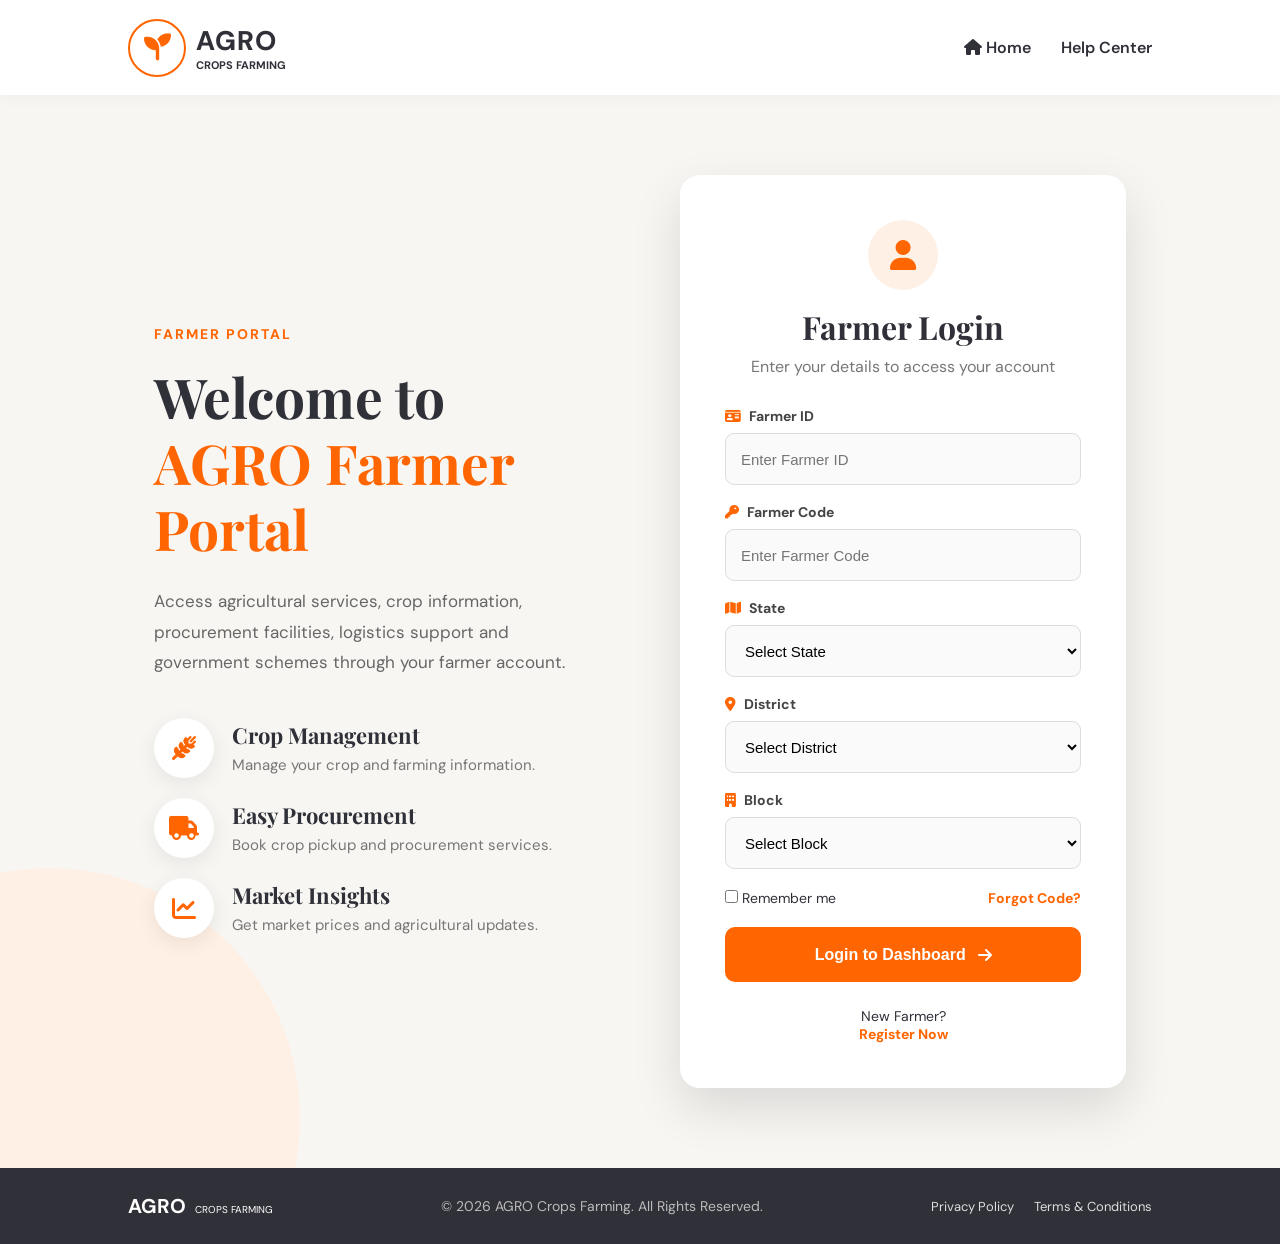
<file: farmer-login/f-login.html>
<!DOCTYPE html>
<html lang="en">

<head>

    <meta charset="UTF-8">

    <meta name="viewport"
        content="width=device-width, initial-scale=1.0">

    <title>Farmer Login | AGRO</title>

    <!-- Google Fonts -->

    <link rel="preconnect"
        href="https://fonts.googleapis.com">

    <link
        href="https://fonts.googleapis.com/css2?family=DM+Sans:wght@400;500;600;700&family=Playfair+Display:wght@600;700;800&display=swap"
        rel="stylesheet">

    <!-- Font Awesome -->

    <link rel="stylesheet"
        href="https://cdnjs.cloudflare.com/ajax/libs/font-awesome/6.5.2/css/all.min.css">

    <link rel="stylesheet" href="f-login.css">

</head>


<body>


    <!-- ================= NAVBAR ================= -->

    <header class="navbar">

        <a href="../index.html" class="logo">

            <div class="logo-icon">
                <i class="fa-solid fa-seedling"></i>
            </div>

            <div>

                <h2>AGRO</h2>

                <span>CROPS FARMING</span>

            </div>

        </a>


        <div class="nav-right">

            <a href="../index.html">
                <i class="fa-solid fa-house"></i>
                Home
            </a>

            <a href="../index.html#contact">
                Help Center
            </a>

        </div>

    </header>



    <!-- ================= MAIN ================= -->

    <main class="login-section">


        <!-- LEFT SIDE -->

        <div class="login-info">


            <p class="section-tag">
                FARMER PORTAL
            </p>


            <h1>
                Welcome to<br>
                <span>AGRO Farmer Portal</span>
            </h1>


            <p class="description">

                Access agricultural services, crop information,
                procurement facilities, logistics support and
                government schemes through your farmer account.

            </p>


            <div class="benefits">


                <div class="benefit">

                    <div class="benefit-icon">
                        <i class="fa-solid fa-wheat-awn"></i>
                    </div>

                    <div>

                        <h3>Crop Management</h3>

                        <p>
                            Manage your crop and farming information.
                        </p>

                    </div>

                </div>


                <div class="benefit">

                    <div class="benefit-icon">
                        <i class="fa-solid fa-truck"></i>
                    </div>

                    <div>

                        <h3>Easy Procurement</h3>

                        <p>
                            Book crop pickup and procurement services.
                        </p>

                    </div>

                </div>


                <div class="benefit">

                    <div class="benefit-icon">
                        <i class="fa-solid fa-chart-line"></i>
                    </div>

                    <div>

                        <h3>Market Insights</h3>

                        <p>
                            Get market prices and agricultural updates.
                        </p>

                    </div>

                </div>


            </div>

        </div>



        <!-- LOGIN CARD -->

        <div class="login-container">


            <div class="login-card">


                <div class="login-header">

                    <div class="farmer-icon">

                        <i class="fa-solid fa-user"></i>

                    </div>


                    <h2>Farmer Login</h2>


                    <p>
                        Enter your details to access your account
                    </p>

                </div>



                <!-- FORM -->

                <form id="farmerForm">


                    <!-- Farmer ID -->

                    <div class="input-group">

                        <label>

                            <i class="fa-solid fa-id-card"></i>

                            Farmer ID

                        </label>


                        <input
                            type="text"
                            id="farmerId"
                            placeholder="Enter Farmer ID"
                            required>

                    </div>



                    <!-- Farmer Code -->

                    <div class="input-group">

                        <label>

                            <i class="fa-solid fa-key"></i>

                            Farmer Code

                        </label>


                        <input
                            type="password"
                            id="farmerCode"
                            placeholder="Enter Farmer Code"
                            required>

                    </div>



                    <!-- State -->

                    <div class="input-group">

                        <label>

                            <i class="fa-solid fa-map"></i>

                            State

                        </label>


                        <select id="state" required>

                            <option value="">
                                Select State
                            </option>

                            <option value="Odisha">
                                Odisha
                            </option>

                            <option value="West Bengal">
                                West Bengal
                            </option>

                            <option value="Jharkhand">
                                Jharkhand
                            </option>

                            <option value="Bihar">
                                Bihar
                            </option>

                        </select>

                    </div>



                    <!-- District -->

                    <div class="input-group">

                        <label>

                            <i class="fa-solid fa-location-dot"></i>

                            District

                        </label>


                        <select id="district" required>

                            <option value="">
                                Select District
                            </option>

                        </select>

                    </div>



                    <!-- Block -->

                    <div class="input-group">

                        <label>

                            <i class="fa-solid fa-building"></i>

                            Block

                        </label>


                        <select id="block" required>

                            <option value="">
                                Select Block
                            </option>

                        </select>

                    </div>



                    <!-- Remember -->

                    <div class="remember-section">

                        <label>

                            <input type="checkbox">

                            Remember me

                        </label>


                        <a href="#">
                            Forgot Code?
                        </a>

                    </div>



                    <!-- Login -->

                    <button
                        type="submit"
                        class="login-btn">

                        <span>Login to Dashboard</span>

                        <i class="fa-solid fa-arrow-right"></i>

                    </button>


                </form>



                <div class="register-text">

                    <p>
                        New Farmer?
                    </p>

                    <a href="#">
                        Register Now
                    </a>

                </div>


            </div>


        </div>


    </main>



    <!-- ================= FOOTER ================= -->

    <footer>

        <div class="footer-content">


            <div>

                <strong>AGRO</strong>

                <span>
                    CROPS FARMING
                </span>

            </div>


            <p>
                © 2026 AGRO Crops Farming.
                All Rights Reserved.
            </p>


            <div class="footer-links">

                <a href="#">Privacy Policy</a>

                <a href="#">Terms & Conditions</a>

            </div>


        </div>

    </footer>


    <!-- ================= SUCCESS POPUP ================= -->

    <div class="popup" id="popup">

        <div class="popup-box">

            <i class="fa-solid fa-circle-check"></i>

            <h2>Login Successful!</h2>

            <p>
                Welcome to AGRO Farmer Portal.
            </p>

            <button onclick="closePopup()">
                Continue
            </button>

        </div>

    </div>


    <script src="f-login.js"></script>

</body>

</html>
</file>
<file: farmer-dashboard/dashboard.css>
/* =========================
   GLOBAL
========================= */

* {
    margin: 0;
    padding: 0;
    box-sizing: border-box;
}


:root {

    --orange: #f66a0a;
    --orange-dark: #d95500;

    --dark: #303038;
    --dark-light: #3b3b44;

    --white: #ffffff;

    --background: #f6f6f3;

    --text: #303038;
    --muted: #77777f;

    --border: #e6e5e1;

    --green: #3b9b61;
    --blue: #4389c9;
    --purple: #8b6cc9;

}


html {
    scroll-behavior: smooth;
}


body {

    font-family: "DM Sans", sans-serif;

    background: var(--background);

    color: var(--text);

    overflow-x: hidden;

}


/* =========================
   SIDEBAR
========================= */

.sidebar {

    width: 280px;

    height: 100vh;

    background: var(--dark);

    position: fixed;

    top: 0;

    left: 0;

    display: flex;

    flex-direction: column;

    padding: 30px 18px;

    z-index: 1000;

    overflow-y: auto;

}


/* LOGO */

.logo {

    display: flex;

    align-items: center;

    gap: 12px;

    padding: 0 10px 30px;

    border-bottom: 1px solid rgba(255,255,255,0.08);

}


.logo-icon {

    width: 55px;

    height: 55px;

    border: 2px solid var(--orange);

    border-radius: 18px;

    display: flex;

    align-items: center;

    justify-content: center;

    color: var(--orange);

    font-size: 26px;

}


.logo h2 {

    color: white;

    font-size: 20px;

    letter-spacing: 1px;

}


.logo h2 span {

    color: var(--orange);

}


.logo p {

    color: #aaa;

    font-size: 9px;

    font-weight: 700;

    letter-spacing: 1px;

}


/* PROFILE */

.farmer-profile {

    display: flex;

    align-items: center;

    gap: 12px;

    margin: 25px 10px;

    padding: 15px 0;

}


.profile-avatar {

    width: 46px;

    height: 46px;

    border-radius: 50%;

    background: var(--orange);

    color: white;

    display: flex;

    align-items: center;

    justify-content: center;

}


.farmer-profile h4 {

    color: white;

    font-size: 14px;

}


.farmer-profile p {

    color: #a9a9af;

    font-size: 11px;

    margin-top: 4px;

}


/* MENU */

.sidebar-menu {

    display: flex;

    flex-direction: column;

    gap: 5px;

}


.menu-item {

    text-decoration: none;

    color: #bcbcc3;

    display: flex;

    align-items: center;

    gap: 15px;

    padding: 14px 15px;

    border-radius: 10px;

    font-size: 14px;

    transition: 0.3s;

    position: relative;

}


.menu-item i {

    width: 20px;

}


.menu-item:hover {

    background: rgba(255,255,255,0.07);

    color: white;

}


.menu-item.active {

    background: var(--orange);

    color: white;

}


.notification-count {

    position: absolute;

    right: 15px;

    background: var(--orange);

    color: white;

    width: 21px;

    height: 21px;

    border-radius: 50%;

    display: flex;

    align-items: center;

    justify-content: center;

    font-size: 10px;

}


.sidebar-bottom {

    margin-top: auto;

    border-top: 1px solid rgba(255,255,255,0.08);

    padding-top: 15px;

}


.logout:hover {

    color: #ff7d7d;

}


/* =========================
   MAIN CONTENT
========================= */

.main-content {

    margin-left: 280px;

    min-height: 100vh;

}


/* =========================
   TOPBAR
========================= */

.topbar {

    height: 90px;

    background: white;

    display: flex;

    align-items: center;

    justify-content: space-between;

    padding: 0 50px;

    border-bottom: 1px solid var(--border);

    position: sticky;

    top: 0;

    z-index: 500;

}


.topbar-left {

    display: flex;

    align-items: center;

    gap: 15px;

}


.welcome-small {

    font-size: 12px;

    color: var(--orange);

    font-weight: 700;

    letter-spacing: 1px;

}


.topbar h1 {

    font-family: "Playfair Display", serif;

    font-size: 28px;

    margin-top: 3px;

}


.topbar-right {

    display: flex;

    align-items: center;

    gap: 25px;

}


.weather {

    display: flex;

    align-items: center;

    gap: 10px;

}


.weather i {

    color: var(--orange);

    font-size: 25px;

}


.weather div {

    display: flex;

    flex-direction: column;

}


.weather strong {

    font-size: 13px;

}


.weather span {

    font-size: 11px;

    color: var(--muted);

}


.notification-btn {

    border: none;

    background: #f6f6f3;

    width: 43px;

    height: 43px;

    border-radius: 50%;

    position: relative;

    cursor: pointer;

}


.notification-btn span {

    position: absolute;

    top: -4px;

    right: -3px;

    width: 18px;

    height: 18px;

    background: var(--orange);

    color: white;

    border-radius: 50%;

    font-size: 10px;

    display: flex;

    align-items: center;

    justify-content: center;

}


.top-profile {

    display: flex;

    align-items: center;

    gap: 10px;

}


.top-avatar {

    width: 42px;

    height: 42px;

    border-radius: 50%;

    background: var(--orange);

    color: white;

    display: flex;

    justify-content: center;

    align-items: center;

    font-weight: bold;

}


.profile-name {

    display: flex;

    flex-direction: column;

}


.profile-name strong {

    font-size: 13px;

}


.profile-name small {

    color: var(--muted);

    font-size: 11px;

}


/* =========================
   DASHBOARD
========================= */

.dashboard-container {

    padding: 40px 50px 60px;

}


/* =========================
   WELCOME
========================= */

.welcome-banner {

    background:
        linear-gradient(
            120deg,
            #303038 0%,
            #3e3e47 60%,
            #f66a0a 160%
        );

    min-height: 280px;

    border-radius: 20px;

    padding: 50px;

    color: white;

    display: flex;

    align-items: center;

    justify-content: space-between;

    overflow: hidden;

    position: relative;

}


.welcome-content {

    max-width: 700px;

    z-index: 2;

}


.badge {

    display: inline-flex;

    align-items: center;

    gap: 7px;

    background: rgba(255,255,255,0.1);

    border: 1px solid rgba(255,255,255,0.15);

    padding: 9px 14px;

    border-radius: 30px;

    font-size: 11px;

    letter-spacing: 0.5px;

    font-weight: 700;

}


.welcome-banner h2 {

    font-family: "Playfair Display", serif;

    font-size: 38px;

    margin: 20px 0 12px;

}


.welcome-banner p {

    max-width: 600px;

    color: #dddddf;

    line-height: 1.7;

}


.welcome-buttons {

    margin-top: 25px;

    display: flex;

    gap: 12px;

    flex-wrap: wrap;

}


.primary-btn {

    background: var(--orange);

    border: none;

    color: white;

    padding: 14px 20px;

    border-radius: 8px;

    cursor: pointer;

    font-weight: 700;

    font-size: 14px;

    transition: 0.3s;

}


.primary-btn:hover {

    background: var(--orange-dark);

    transform: translateY(-2px);

}


.outline-btn {

    background: transparent;

    border: 1px solid rgba(255,255,255,0.4);

    color: white;

    padding: 14px 20px;

    border-radius: 8px;

    cursor: pointer;

}


.welcome-icon {

    font-size: 180px;

    color: rgba(255,255,255,0.06);

    transform: rotate(-10deg);

}


/* =========================
   STAT CARDS
========================= */

.stats-grid {

    display: grid;

    grid-template-columns: repeat(4, 1fr);

    gap: 20px;

    margin-top: 25px;

}


.stat-card {

    background: white;

    padding: 23px;

    border-radius: 15px;

    display: flex;

    gap: 15px;

    border: 1px solid var(--border);

    transition: 0.3s;

}


.stat-card:hover {

    transform: translateY(-5px);

    box-shadow: 0 12px 30px rgba(0,0,0,0.06);

}


.stat-icon {

    min-width: 52px;

    height: 52px;

    border-radius: 14px;

    display: flex;

    align-items: center;

    justify-content: center;

    font-size: 20px;

}


.orange {

    background: #fff0e7;

    color: var(--orange);

}


.blue {

    background: #eaf3ff;

    color: var(--blue);

}


.green {

    background: #eaf8ef;

    color: var(--green);

}


.purple {

    background: #f0ebff;

    color: var(--purple);

}


.stat-card p {

    color: var(--muted);

    font-size: 12px;

}


.stat-card h3 {

    margin: 5px 0;

    font-size: 17px;

}


.status-success {

    color: var(--green);

    font-size: 11px;

    font-weight: 600;

}


.status-info {

    color: var(--blue);

    font-size: 11px;

}


.status-warning {

    color: #c58200;

    font-size: 11px;

}


/* =========================
   SECTION
========================= */

.section-block {

    margin-top: 55px;

}


.section-heading {

    display: flex;

    justify-content: space-between;

    align-items: center;

    margin-bottom: 25px;

}


.section-label {

    color: var(--orange);

    font-size: 11px;

    font-weight: 700;

    letter-spacing: 1px;

}


.section-heading h2 {

    font-family: "Playfair Display", serif;

    margin-top: 5px;

    font-size: 28px;

}


.section-description {

    color: var(--muted);

    margin-top: 7px;

}


/* =========================
   QUICK ACTIONS
========================= */

.quick-actions-grid {

    display: grid;

    grid-template-columns: repeat(4, 1fr);

    gap: 20px;

}


.quick-card {

    background: white;

    border: 1px solid var(--border);

    padding: 25px;

    border-radius: 15px;

    cursor: pointer;

    transition: 0.3s;

}


.quick-card:hover {

    transform: translateY(-6px);

    border-color: var(--orange);

    box-shadow: 0 15px 30px rgba(0,0,0,0.06);

}


.quick-icon {

    width: 55px;

    height: 55px;

    background: #fff0e7;

    color: var(--orange);

    border-radius: 14px;

    display: flex;

    justify-content: center;

    align-items: center;

    font-size: 21px;

}


.quick-card h3 {

    margin-top: 20px;

}


.quick-card p {

    font-size: 13px;

    color: var(--muted);

    line-height: 1.6;

    margin: 8px 0 18px;

}


.quick-card span {

    color: var(--orange);

    font-size: 13px;

    font-weight: 700;

}


/* =========================
   JOURNEY
========================= */

.journey-section {

    background: white;

    border: 1px solid var(--border);

    border-radius: 18px;

    padding: 30px;

}


.process-badge {

    background: #fff0e7;

    color: var(--orange);

    padding: 8px 14px;

    border-radius: 30px;

    font-size: 12px;

    font-weight: bold;

}


.journey-container {

    display: flex;

    align-items: flex-start;

    justify-content: space-between;

    margin-top: 40px;

}


.journey-step {

    text-align: center;

    min-width: 95px;

}


.journey-circle {

    width: 45px;

    height: 45px;

    border-radius: 50%;

    border: 2px solid #ddd;

    color: #999;

    margin: auto;

    display: flex;

    align-items: center;

    justify-content: center;

}


.journey-step h4 {

    margin-top: 12px;

    font-size: 12px;

}


.journey-step p {

    font-size: 10px;

    color: var(--muted);

    margin-top: 4px;

}


.completed .journey-circle {

    background: var(--green);

    border-color: var(--green);

    color: white;

}


.active-step .journey-circle {

    background: var(--orange);

    border-color: var(--orange);

    color: white;

    box-shadow: 0 0 0 7px #fff0e7;

}


.active-step h4 {

    color: var(--orange);

}


.journey-line {

    height: 2px;

    background: #ddd;

    flex: 1;

    margin-top: 22px;

}


.completed-line {

    background: var(--green);

}


/* =========================
   TWO COLUMN
========================= */

.two-column-layout {

    display: grid;

    grid-template-columns: 1.5fr 1fr;

    gap: 25px;

    margin-top: 55px;

}


.left-column,
.right-column {

    display: flex;

    flex-direction: column;

    gap: 25px;

}


.dashboard-card {

    background: white;

    border: 1px solid var(--border);

    border-radius: 18px;

    padding: 28px;

}


.card-header {

    display: flex;

    align-items: center;

    justify-content: space-between;

    margin-bottom: 25px;

}


.card-header h2 {

    font-family: "Playfair Display", serif;

    font-size: 23px;

    margin-top: 4px;

}


.card-header-icon {

    color: var(--orange);

    font-size: 25px;

}


.small-orange-btn {

    border: none;

    background: var(--orange);

    color: white;

    padding: 10px 15px;

    border-radius: 7px;

    cursor: pointer;

}


/* SLOT */

.slot-info {

    display: flex;

    align-items: center;

    gap: 20px;

    padding-bottom: 25px;

    border-bottom: 1px solid var(--border);

}


.slot-date {

    width: 80px;

    height: 90px;

    border-radius: 12px;

    background: #fff0e7;

    display: flex;

    flex-direction: column;

    justify-content: center;

    align-items: center;

    color: var(--orange);

}


.slot-date span {

    font-size: 12px;

    font-weight: bold;

}


.slot-date strong {

    font-size: 35px;

}


.slot-details h3 {

    font-size: 18px;

}


.slot-details p {

    color: var(--muted);

    margin-top: 8px;

    font-size: 13px;

}


.slot-details p i {

    color: var(--orange);

}


.slot-time {

    margin-top: 10px;

    font-size: 12px;

    font-weight: bold;

}


.slot-footer {

    display: flex;

    justify-content: space-between;

    align-items: center;

    padding-top: 20px;

}


.slot-footer span {

    display: block;

    color: var(--muted);

    font-size: 11px;

}


.slot-footer strong {

    display: block;

    margin-top: 5px;

}


.secondary-btn {

    border: 1px solid var(--orange);

    background: transparent;

    color: var(--orange);

    padding: 11px 16px;

    border-radius: 7px;

    cursor: pointer;

    font-weight: 700;

}


/* CROP TABLE */

.crop-table {

    width: 100%;

    border-collapse: collapse;

}


.crop-table th {

    text-align: left;

    color: var(--muted);

    font-size: 11px;

    padding-bottom: 15px;

}


.crop-table td {

    padding: 18px 0;

    border-top: 1px solid var(--border);

    font-size: 13px;

}


.crop-name {

    display: flex;

    align-items: center;

    gap: 10px;

    font-weight: bold;

}


.crop-icon {

    width: 38px;

    height: 38px;

    background: #fff5df;

    border-radius: 10px;

    display: flex;

    align-items: center;

    justify-content: center;

}


.table-status {

    font-size: 10px;

    padding: 7px 10px;

    border-radius: 20px;

}


.pending {

    background: #fff6db;

    color: #b58100;

}


/* =========================
   QUEUE
========================= */

.queue-number {

    font-family: "Playfair Display", serif;

    font-size: 65px;

    color: var(--orange);

    text-align: center;

    margin: 15px 0 5px;

}


.queue-text {

    text-align: center;

    color: var(--muted);

    font-size: 13px;

}


.queue-progress {

    height: 9px;

    background: #eee;

    border-radius: 10px;

    margin: 25px 0 15px;

    overflow: hidden;

}


.queue-progress-bar {

    height: 100%;

    width: 65%;

    background: var(--orange);

    border-radius: 10px;

}


.queue-info-row {

    display: flex;

    justify-content: space-between;

    font-size: 12px;

    margin-bottom: 20px;

}


.queue-info-row span {

    color: var(--muted);

}


.full-outline-btn {

    width: 100%;

    padding: 12px;

    border: 1px solid var(--border);

    background: white;

    border-radius: 8px;

    cursor: pointer;

}


/* =========================
   NOTIFICATIONS
========================= */

.text-btn {

    border: none;

    background: none;

    color: var(--orange);

    font-size: 11px;

    cursor: pointer;

}


.notification-list {

    display: flex;

    flex-direction: column;

    gap: 20px;

}


.notification-item {

    display: flex;

    gap: 13px;

}


.notification-icon {

    width: 38px;

    min-width: 38px;

    height: 38px;

    border-radius: 10px;

    display: flex;

    align-items: center;

    justify-content: center;

}


.notification-item h4 {

    font-size: 13px;

}


.notification-item p {

    font-size: 11px;

    color: var(--muted);

    line-height: 1.5;

    margin: 3px 0;

}


.notification-item small {

    font-size: 9px;

    color: #aaa;

}


/* =========================
   TRANSPORT
========================= */

.transport-section {

    margin-top: 55px;

}


.delivery-options {

    display: grid;

    grid-template-columns: repeat(2, 1fr);

    gap: 25px;

}


.delivery-card {

    background: white;

    border: 2px solid var(--border);

    border-radius: 18px;

    padding: 30px;

    transition: 0.3s;

}


.delivery-card.selected {

    border-color: var(--orange);

}


.delivery-top {

    display: flex;

    justify-content: space-between;

}


.delivery-icon {

    width: 60px;

    height: 60px;

    background: #fff0e7;

    color: var(--orange);

    border-radius: 15px;

    display: flex;

    align-items: center;

    justify-content: center;

    font-size: 24px;

}


.selected-check {

    width: 30px;

    height: 30px;

    background: var(--orange);

    color: white;

    border-radius: 50%;

    display: flex;

    align-items: center;

    justify-content: center;

}


.delivery-card h3 {

    font-family: "Playfair Display", serif;

    margin-top: 20px;

    font-size: 24px;

}


.delivery-card p {

    color: var(--muted);

    line-height: 1.7;

    font-size: 13px;

    margin: 10px 0 20px;

}


.delivery-card ul {

    list-style: none;

}


.delivery-card li {

    margin: 12px 0;

    font-size: 12px;

}


.delivery-card li i {

    color: var(--green);

    margin-right: 8px;

}


.delivery-btn {

    margin-top: 20px;

    width: 100%;

    background: var(--orange);

    color: white;

    border: none;

    padding: 13px;

    border-radius: 8px;

    font-weight: bold;

    cursor: pointer;

}


.light-btn {

    background: #f5f5f5;

    color: var(--text);

}


/* =========================
   TRACKING
========================= */

.tracking-section {

    margin-top: 55px;

}


.tracking-card {

    background: var(--dark);

    border-radius: 20px;

    padding: 50px;

    color: white;

    display: flex;

    justify-content: space-between;

    overflow: hidden;

}


.tracking-content {

    max-width: 700px;

}


.tracking-content h2 {

    font-family: "Playfair Display", serif;

    font-size: 32px;

    margin: 20px 0 10px;

}


.tracking-content > p {

    color: #c4c4c8;

    line-height: 1.7;

}


.tracking-details {

    display: grid;

    grid-template-columns: repeat(3, 1fr);

    gap: 20px;

    margin: 25px 0;

}


.tracking-details span {

    display: block;

    color: #aaa;

    font-size: 10px;

}


.tracking-details strong {

    display: block;

    margin-top: 7px;

    font-size: 13px;

}


.tracking-visual {

    min-width: 300px;

    display: flex;

    flex-direction: column;

    align-items: center;

    justify-content: center;

}


.tracking-visual > i {

    font-size: 100px;

    color: var(--orange);

}


.tracking-route {

    display: flex;

    align-items: center;

    margin-top: 20px;

}


.route-start,
.route-end {

    width: 16px;

    height: 16px;

    border-radius: 50%;

}


.route-start {

    background: var(--green);

}


.route-end {

    background: var(--orange);

}


.route-line {

    width: 130px;

    height: 3px;

    background: white;

}


/* =========================
   PROCUREMENT STATUS
========================= */

.status-grid {

    display: grid;

    grid-template-columns: repeat(6, 1fr);

    gap: 15px;

}


.status-card {

    background: white;

    border: 1px solid var(--border);

    padding: 20px;

    border-radius: 15px;

}


.status-card > div {

    width: 45px;

    height: 45px;

    border-radius: 50%;

    background: #f4f4f4;

    color: #999;

    display: flex;

    align-items: center;

    justify-content: center;

}


.status-card h3 {

    margin-top: 15px;

    font-size: 14px;

}


.status-card p {

    font-size: 10px;

    color: var(--muted);

    margin-top: 6px;

}


.completed-status > div {

    background: #eaf8ef;

    color: var(--green);

}


.active-status {

    border-color: var(--orange);

}


.active-status > div {

    background: #fff0e7;

    color: var(--orange);

}


/* =========================
   PAYMENT
========================= */

.payment-card {

    margin-top: 55px;

    background: white;

    border: 1px solid var(--border);

    padding: 30px;

    border-radius: 18px;

    display: flex;

    align-items: center;

    justify-content: space-between;

}


.payment-left {

    display: flex;

    align-items: center;

    gap: 20px;

}


.payment-icon {

    width: 65px;

    height: 65px;

    border-radius: 16px;

    background: #fff0e7;

    color: var(--orange);

    display: flex;

    align-items: center;

    justify-content: center;

    font-size: 28px;

}


.payment-left p {

    color: var(--muted);

    font-size: 12px;

}


.payment-left h2 {

    font-family: "Playfair Display", serif;

    font-size: 30px;

    margin: 4px 0;

}


.payment-left span {

    color: #aaa;

    font-size: 11px;

}


.payment-right {

    display: flex;

    align-items: center;

    gap: 30px;

}


.payment-right span {

    display: block;

    font-size: 11px;

    color: var(--muted);

}


.payment-right strong {

    margin-top: 5px;

    display: block;

}


.processing {

    color: #c58200;

}


/* =========================
   FOOTER
========================= */

.dashboard-footer {

    background: var(--dark);

    color: #bbb;

    padding: 25px 50px;

    display: flex;

    justify-content: space-between;

    font-size: 12px;

}


.dashboard-footer a {

    color: #bbb;

    text-decoration: none;

    margin-left: 20px;

}


.dashboard-footer a:hover {

    color: var(--orange);

}


/* =========================
   TOAST
========================= */

.toast {

    position: fixed;

    right: 25px;

    bottom: 25px;

    background: var(--dark);

    color: white;

    padding: 15px 20px;

    border-radius: 10px;

    display: flex;

    gap: 10px;

    align-items: center;

    transform: translateY(150px);

    opacity: 0;

    transition: 0.4s;

    z-index: 5000;

}


.toast.show {

    transform: translateY(0);

    opacity: 1;

}


.toast i {

    color: var(--green);

}


/* =========================
   MODAL
========================= */

.modal {

    position: fixed;

    inset: 0;

    background: rgba(0,0,0,0.55);

    display: none;

    align-items: center;

    justify-content: center;

    z-index: 4000;

}


.modal.show {

    display: flex;

}


.modal-box {

    width: 450px;

    max-width: 90%;

    background: white;

    border-radius: 18px;

    padding: 35px;

    position: relative;

}


.modal-box h2 {

    font-family: "Playfair Display", serif;

}


.modal-box > p {

    color: var(--muted);

    font-size: 13px;

    margin: 8px 0 25px;

}


.close-modal {

    position: absolute;

    right: 20px;

    top: 20px;

    border: none;

    background: #f3f3f3;

    width: 35px;

    height: 35px;

    border-radius: 50%;

    cursor: pointer;

}


.form-group {

    margin-bottom: 18px;

}


.form-group label {

    display: block;

    font-size: 12px;

    font-weight: bold;

    margin-bottom: 7px;

}


.form-group input,
.form-group select {

    width: 100%;

    padding: 13px;

    border: 1px solid var(--border);

    border-radius: 8px;

    outline: none;

}


.form-group input:focus,
.form-group select:focus {

    border-color: var(--orange);

}


.modal-submit {

    width: 100%;

}


/* =========================
   MOBILE MENU
========================= */

.mobile-menu-btn {

    display: none;

    border: none;

    background: var(--orange);

    color: white;

    width: 42px;

    height: 42px;

    border-radius: 8px;

    cursor: pointer;

}


.overlay {

    position: fixed;

    inset: 0;

    background: rgba(0,0,0,0.5);

    display: none;

    z-index: 900;

}


.overlay.show {

    display: block;

}


/* =========================
   RESPONSIVE
========================= */

@media(max-width: 1400px) {

    .stats-grid {

        grid-template-columns: repeat(2, 1fr);

    }


    .quick-actions-grid {

        grid-template-columns: repeat(2, 1fr);

    }


    .status-grid {

        grid-template-columns: repeat(3, 1fr);

    }


    .journey-container {

        overflow-x: auto;

        gap: 10px;

    }


    .journey-line {

        min-width: 30px;

    }

}


@media(max-width: 1000px) {

    .sidebar {

        transform: translateX(-100%);

        transition: 0.3s;

    }


    .sidebar.show {

        transform: translateX(0);

    }


    .main-content {

        margin-left: 0;

    }


    .mobile-menu-btn {

        display: block;

    }


    .topbar {

        padding: 0 25px;

    }


    .dashboard-container {

        padding: 30px 25px;

    }


    .two-column-layout {

        grid-template-columns: 1fr;

    }


    .tracking-card {

        flex-direction: column;

    }


    .tracking-visual {

        margin-top: 30px;

    }

}


@media(max-width: 700px) {

    .topbar {

        height: auto;

        padding: 18px;

    }


    .topbar-right {

        gap: 10px;

    }


    .weather,
    .profile-name,
    .top-profile > i {

        display: none;

    }


    .topbar h1 {

        font-size: 21px;

    }


    .dashboard-container {

        padding: 20px 15px 40px;

    }


    .welcome-banner {

        padding: 30px 25px;

    }


    .welcome-banner h2 {

        font-size: 28px;

    }


    .welcome-icon {

        display: none;

    }


    .stats-grid {

        grid-template-columns: 1fr;

    }


    .quick-actions-grid {

        grid-template-columns: 1fr;

    }


    .delivery-options {

        grid-template-columns: 1fr;

    }


    .tracking-details {

        grid-template-columns: 1fr;

    }


    .status-grid {

        grid-template-columns: repeat(2, 1fr);

    }


    .payment-card {

        flex-direction: column;

        align-items: flex-start;

        gap: 25px;

    }


    .payment-right {

        flex-direction: column;

        align-items: flex-start;

        gap: 15px;

    }


    .dashboard-footer {

        flex-direction: column;

        gap: 15px;

        padding: 25px;

    }


    .dashboard-footer a {

        margin-left: 0;

        margin-right: 15px;

    }


    .journey-section {

        padding: 20px;

    }


    .journey-container {

        justify-content: flex-start;

    }


    .crop-table-wrapper {

        overflow-x: auto;

    }


    .crop-table {

        min-width: 650px;

    }

}
</file>
<file: farmer-dashboard/sidebar.css>
/* Shared sidebar styling used by every farmer interface. */

.sidebar {
    width: 280px;
    height: 100vh;
    background: var(--dark, #303038);
    position: fixed;
    top: 0;
    left: 0;
    display: flex;
    flex-direction: column;
    padding: 30px 18px;
    z-index: 1000;
    overflow-y: auto;
}

.logo {
    display: flex;
    align-items: center;
    gap: 12px;
    padding: 0 10px 30px;
    border-bottom: 1px solid rgba(255, 255, 255, 0.08);
}

.logo-icon {
    width: 55px;
    height: 55px;
    border: 2px solid var(--orange, #f66a0a);
    border-radius: 18px;
    display: flex;
    align-items: center;
    justify-content: center;
    color: var(--orange, #f66a0a);
    font-size: 26px;
}

.logo h2 {
    color: white;
    font-size: 20px;
    letter-spacing: 1px;
}

.logo h2 span {
    color: var(--orange, #f66a0a);
}

.logo p {
    color: #aaa;
    font-size: 9px;
    font-weight: 700;
    letter-spacing: 1px;
}

.farmer-profile {
    display: flex;
    align-items: center;
    gap: 12px;
    margin: 25px 10px;
    padding: 15px 0;
}

.profile-avatar {
    width: 46px;
    height: 46px;
    border-radius: 50%;
    background: var(--orange, #f66a0a);
    color: white;
    display: flex;
    align-items: center;
    justify-content: center;
}

.farmer-profile h4 {
    color: white;
    font-size: 14px;
}

.farmer-profile p {
    color: #a9a9af;
    font-size: 11px;
    margin-top: 4px;
}

.sidebar-menu {
    display: flex;
    flex-direction: column;
    gap: 5px;
}

.menu-item {
    text-decoration: none;
    color: #bcbcc3;
    display: flex;
    align-items: center;
    gap: 15px;
    padding: 14px 15px;
    border-radius: 10px;
    font-size: 14px;
    transition: 0.3s;
    position: relative;
}

.menu-item i {
    width: 20px;
}

.menu-item:hover {
    background: rgba(255, 255, 255, 0.07);
    color: white;
}

.menu-item.active {
    background: var(--orange, #f66a0a);
    color: white;
}

.notification-count {
    position: absolute;
    right: 15px;
    background: var(--orange, #f66a0a);
    color: white;
    width: 21px;
    height: 21px;
    border-radius: 50%;
    display: flex;
    align-items: center;
    justify-content: center;
    font-size: 10px;
}

.sidebar-bottom {
    margin-top: auto;
    border-top: 1px solid rgba(255, 255, 255, 0.08);
    padding-top: 15px;
}

.logout:hover {
    color: #ff7d7d;
}

.mobile-menu-btn {
    display: none;
    border: none;
    background: var(--orange, #f66a0a);
    color: white;
    width: 42px;
    height: 42px;
    border-radius: 8px;
    cursor: pointer;
}

.overlay {
    position: fixed;
    inset: 0;
    background: rgba(0, 0, 0, 0.5);
    display: none;
    z-index: 900;
}

.overlay.show {
    display: block;
}

@media (max-width: 1000px) {
    .sidebar {
        transform: translateX(-100%);
        transition: 0.3s;
    }

    .sidebar.show {
        transform: translateX(0);
    }

    .mobile-menu-btn {
        display: block;
    }
}
</file>
<file: farmer-login/f-login.css>
* {
    margin: 0;
    padding: 0;
    box-sizing: border-box;
}


html {
    scroll-behavior: smooth;
}


body {

    font-family: "DM Sans", sans-serif;

    background: #f7f6f3;

    color: #303039;

}


/* ================= NAVBAR ================= */

.navbar {

    height: 95px;

    background: white;

    display: flex;

    align-items: center;

    justify-content: space-between;

    padding: 0 10%;

    box-shadow: 0 2px 15px rgba(0, 0, 0, 0.04);

}


.logo {

    display: flex;

    align-items: center;

    gap: 10px;

    text-decoration: none;

    color: #303039;

}


.logo-icon {

    width: 58px;

    height: 58px;

    border: 2px solid #ff6500;

    border-radius: 50%;

    display: flex;

    justify-content: center;

    align-items: center;

    color: #ff6500;

    font-size: 27px;

}


.logo h2 {

    font-size: 27px;

    font-weight: 800;

    letter-spacing: 1px;

}


.logo span {

    display: block;

    font-size: 11px;

    font-weight: bold;

}


.nav-right {

    display: flex;

    gap: 30px;

}


.nav-right a {

    text-decoration: none;

    color: #303039;

    font-weight: 600;

}


.nav-right a:hover {

    color: #ff6500;

}


/* ================= LOGIN SECTION ================= */

.login-section {

    min-height: calc(100vh - 95px);

    display: grid;

    grid-template-columns: 1fr 1fr;

    gap: 80px;

    padding: 80px 12%;

    position: relative;

    overflow: hidden;

}


/* Background Decoration */

.login-section::before {

    content: "";

    position: absolute;

    width: 500px;

    height: 500px;

    background: #fff0e5;

    border-radius: 50%;

    left: -200px;

    bottom: -200px;

    z-index: -1;

}


/* ================= LEFT CONTENT ================= */

.login-info {

    display: flex;

    flex-direction: column;

    justify-content: center;

}


.section-tag {

    color: #ff6500;

    font-size: 14px;

    font-weight: 700;

    letter-spacing: 2px;

    margin-bottom: 20px;

}


.login-info h1 {

    font-family: "Playfair Display", serif;

    font-size: 55px;

    line-height: 1.2;

    margin-bottom: 25px;

}


.login-info h1 span {

    color: #ff6500;

}


.description {

    color: #666;

    font-size: 17px;

    line-height: 1.8;

    max-width: 560px;

    margin-bottom: 40px;

}


/* ================= BENEFITS ================= */

.benefits {

    display: flex;

    flex-direction: column;

    gap: 20px;

}


.benefit {

    display: flex;

    align-items: center;

    gap: 18px;

}


.benefit-icon {

    width: 60px;

    height: 60px;

    min-width: 60px;

    border-radius: 50%;

    background: #fff;

    display: flex;

    justify-content: center;

    align-items: center;

    color: #ff6500;

    font-size: 24px;

    box-shadow: 0 5px 20px rgba(0, 0, 0, 0.08);

}


.benefit h3 {

    font-family: "Playfair Display", serif;

    font-size: 22px;

    margin-bottom: 5px;

}


.benefit p {

    color: #777;

    font-size: 15px;

}


/* ================= LOGIN CARD ================= */

.login-container {

    display: flex;

    justify-content: center;

    align-items: center;

}


.login-card {

    width: 100%;

    max-width: 500px;

    background: white;

    padding: 45px;

    border-radius: 20px;

    box-shadow: 0 20px 50px rgba(0, 0, 0, 0.12);

}


/* Header */

.login-header {

    text-align: center;

    margin-bottom: 30px;

}


.farmer-icon {

    width: 70px;

    height: 70px;

    margin: auto;

    margin-bottom: 15px;

    border-radius: 50%;

    background: #fff0e5;

    color: #ff6500;

    display: flex;

    align-items: center;

    justify-content: center;

    font-size: 30px;

}


.login-header h2 {

    font-family: "Playfair Display", serif;

    font-size: 32px;

    margin-bottom: 8px;

}


.login-header p {

    color: #777;

}


/* ================= INPUT ================= */

.input-group {

    margin-bottom: 18px;

}


.input-group label {

    display: block;

    font-size: 14px;

    font-weight: 700;

    margin-bottom: 8px;

    color: #444;

}


.input-group label i {

    color: #ff6500;

    margin-right: 5px;

}


.input-group input,
.input-group select {

    width: 100%;

    height: 52px;

    border: 1px solid #ddd;

    border-radius: 9px;

    padding: 0 15px;

    font-size: 15px;

    outline: none;

    transition: 0.3s;

    background: #fafafa;

}


.input-group input:focus,
.input-group select:focus {

    border-color: #ff6500;

    box-shadow: 0 0 0 3px rgba(255, 101, 0, 0.1);

}


/* ================= REMEMBER ================= */

.remember-section {

    display: flex;

    justify-content: space-between;

    align-items: center;

    margin: 20px 0;

    font-size: 14px;

}


.remember-section a {

    text-decoration: none;

    color: #ff6500;

    font-weight: bold;

}


/* ================= LOGIN BUTTON ================= */

.login-btn {

    width: 100%;

    height: 55px;

    border: none;

    border-radius: 10px;

    background: #ff6500;

    color: white;

    font-size: 16px;

    font-weight: bold;

    cursor: pointer;

    display: flex;

    align-items: center;

    justify-content: center;

    gap: 12px;

    transition: 0.3s;

}


.login-btn:hover {

    background: #e95c00;

    transform: translateY(-2px);

}


.register-text {

    text-align: center;

    margin-top: 25px;

    font-size: 14px;

}


.register-text a {

    color: #ff6500;

    text-decoration: none;

    font-weight: bold;

}


/* ================= FOOTER ================= */

footer {

    background: #303038;

    color: white;

    padding: 25px 10%;

}


.footer-content {

    display: flex;

    align-items: center;

    justify-content: space-between;

    gap: 20px;

}


.footer-content strong {

    font-size: 20px;

}


.footer-content span {

    font-size: 10px;

    margin-left: 5px;

}


.footer-content p {

    color: #bbb;

    font-size: 14px;

}


.footer-links {

    display: flex;

    gap: 20px;

}


.footer-links a {

    color: #ddd;

    text-decoration: none;

    font-size: 13px;

}


/* ================= POPUP ================= */

.popup {

    position: fixed;

    inset: 0;

    background: rgba(0, 0, 0, 0.5);

    display: none;

    justify-content: center;

    align-items: center;

    z-index: 9999;

}


.popup.active {

    display: flex;

}


.popup-box {

    background: white;

    width: 350px;

    padding: 40px;

    border-radius: 18px;

    text-align: center;

    animation: popupAnimation 0.4s ease;

}


.popup-box i {

    font-size: 60px;

    color: #32a852;

    margin-bottom: 15px;

}


.popup-box h2 {

    margin-bottom: 10px;

}


.popup-box p {

    color: #777;

}


.popup-box button {

    margin-top: 25px;

    width: 100%;

    padding: 14px;

    border: none;

    border-radius: 8px;

    background: #ff6500;

    color: white;

    font-size: 16px;

    font-weight: bold;

    cursor: pointer;

}


@keyframes popupAnimation {

    from {

        transform: scale(0.7);

        opacity: 0;

    }

    to {

        transform: scale(1);

        opacity: 1;

    }

}


/* ================= RESPONSIVE ================= */

@media(max-width: 1000px) {

    .login-section {

        padding: 60px 7%;

        gap: 40px;

    }


    .login-info h1 {

        font-size: 45px;

    }

}


@media(max-width: 768px) {

    .navbar {

        padding: 0 6%;

    }


    .nav-right {

        display: none;

    }


    .login-section {

        grid-template-columns: 1fr;

        padding: 60px 7%;

    }


    .login-info {

        text-align: center;

    }


    .benefit {

        text-align: left;

    }


    .login-info h1 {

        font-size: 42px;

    }


    .login-card {

        padding: 30px 22px;

    }


    .footer-content {

        flex-direction: column;

        text-align: center;

    }

}


@media(max-width: 480px) {

    .login-info h1 {

        font-size: 35px;

    }


    .logo h2 {

        font-size: 22px;

    }


    .login-card {

        padding: 25px 18px;

    }


    .remember-section {

        flex-direction: column;

        align-items: flex-start;

        gap: 10px;

    }

}
</file>
